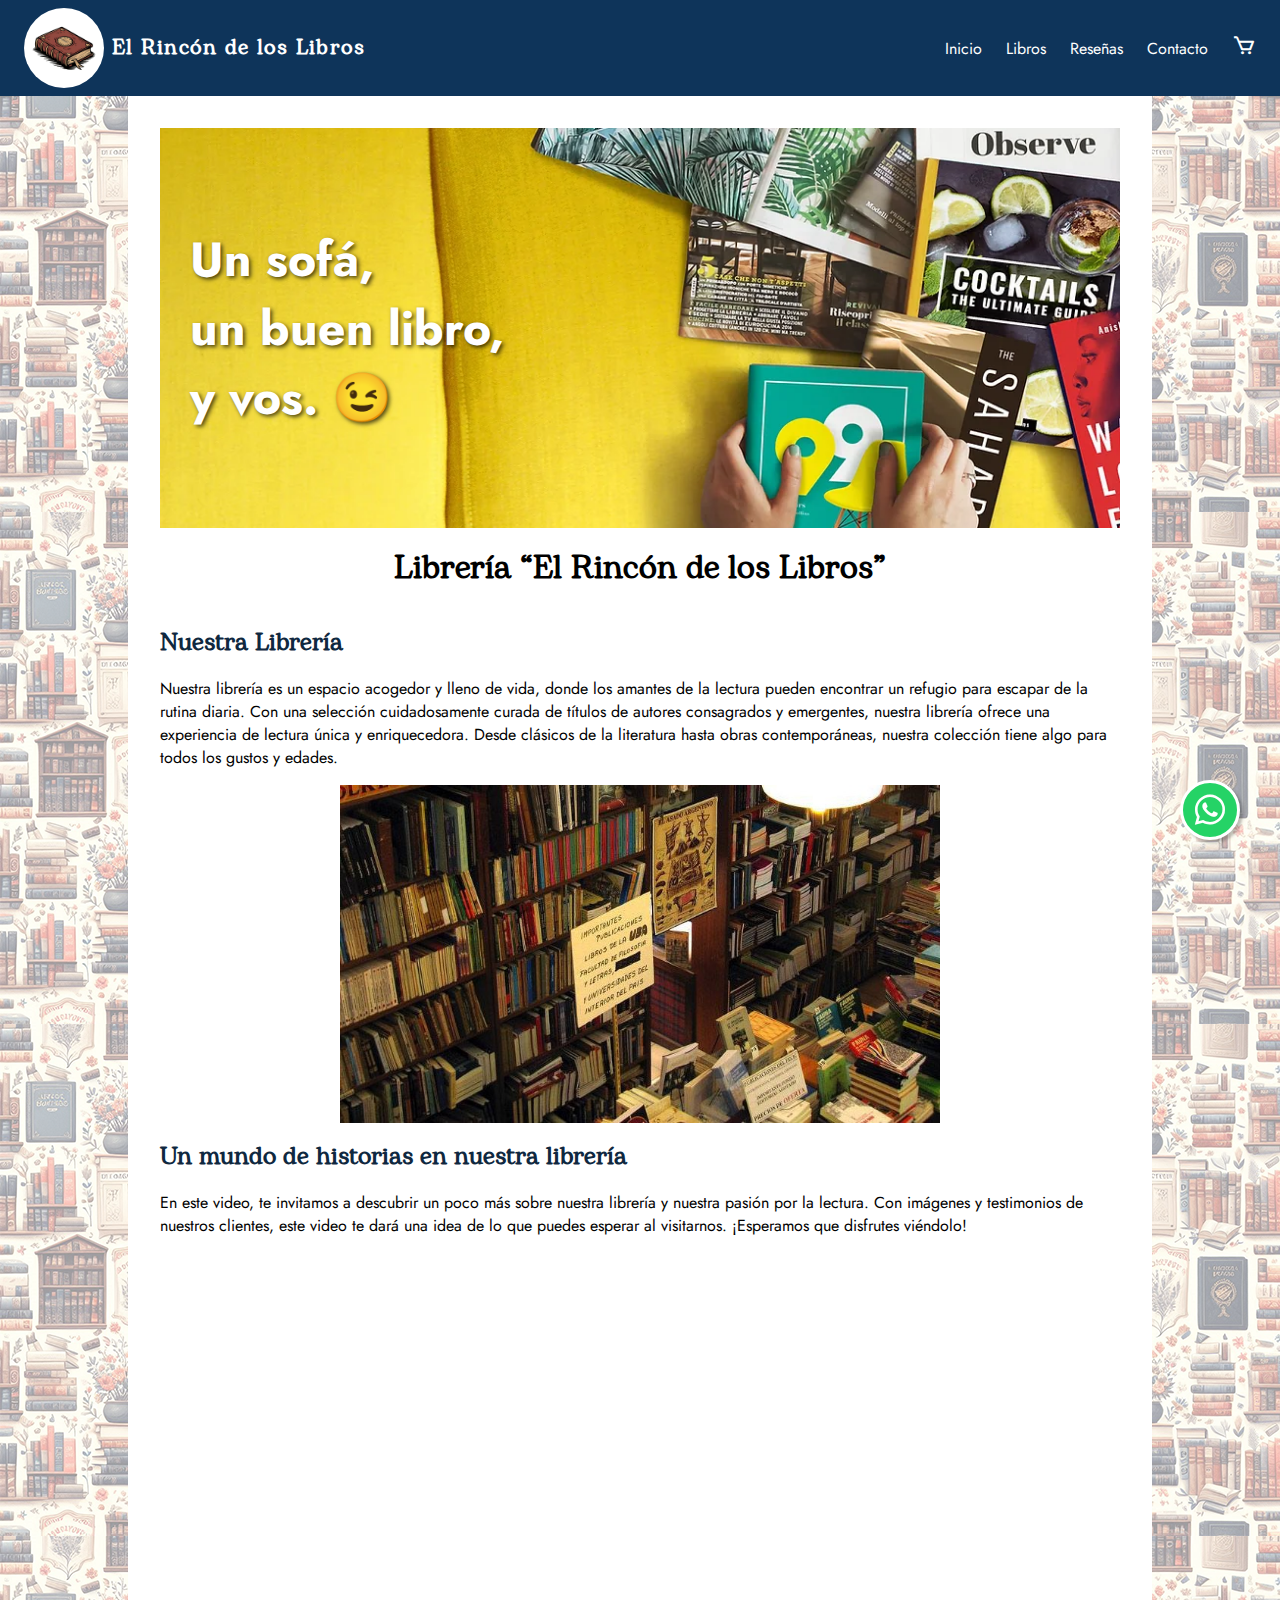
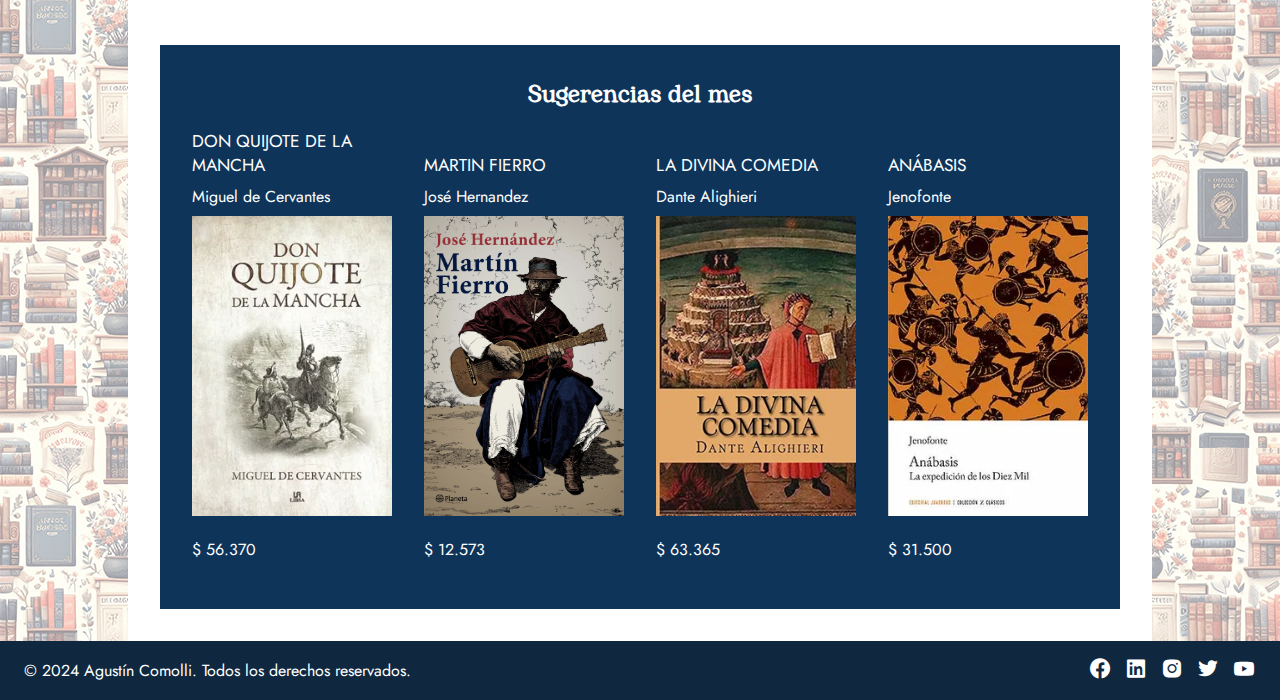
<file: index.html>
<!DOCTYPE html>
<html lang="es-AR">
<head>
  <meta charset="UTF-8">
  <meta name="viewport" content="width=device-width, initial-scale=1.0">
  <!-- Metadatos para redes sociales -->
  <meta property="og:title" content="El Rincón de los Libros">
  <meta property="og:description"
    content="Un espacio acogedor para amantes de la lectura">
  <meta property="og:image" content="https://el-rincon-libros.netlify.app/assets/images/logo.png">
  <meta property="og:url" content="https://el-rincon-libros.netlify.app/">
  <meta property="og:type" content="website">
  <meta name="twitter:card" content="summary_large_image">
  <meta name="twitter:title" content="El Rincón de los Libros">
  <meta name="twitter:description"
    content="Un espacio acogedor para amantes de la lectura">
  <meta name="twitter:image" content="./assets/images/logo.png">

  <title>El Rincón de los Libros</title>
  <link rel="stylesheet" href="./styles/style.css">
  <link rel="stylesheet" href="./styles/index.css">
  <link rel="stylesheet" href="./styles/whatsapp.css">
  <link rel="shortcut icon" href="./assets/icons/favicon.png" type="image/x-icon">
</head>

<body class="layout">
  <header class="main-header">
    <nav class="nav-bar">
      <div class="brand">
        <img class="logo" src="./assets/images/logo.png" alt="Logo" width="100px">
        <h2 class="brand-heading">El Rincón de los Libros</h2>
      </div>
      <input type="checkbox" id="nav-button">
      <label for="nav-button" class="nav-button-label">
        <i class='bx bx-menu' title="Abrir menú"></i>
        <i class='bx bx-x' title="Cerrar menú"></i>
      </label>
      <ul class="nav-menu">
        <li><a class="nav-link" href="#">Inicio</a></li>
        <li><a class="nav-link" href="./pages/books.html">Libros</a></li>
        <li><a class="nav-link" href="./pages/reviews.html">Reseñas</a></li>
        <li><a class="nav-link" href="./pages/contact.html">Contacto</a></li>
        <li><a class="nav-link cart-icon" href="./pages/cart.html" title="Carrito de compras"><i class='bx bx-cart'></i></a></li>
      </ul>
    </nav>
  </header>

  <main class="main-content">
    <div class="hero">
      <span class="hero-text">Un sofá,<br>un buen libro,<br>y vos. 😉</span>
      <img class="hero-image" src="./assets/images/hero.webp" alt="Hero">
    </div>
    <div class="text-center">
      <h1 class="title"> Librería &ldquo;El Rincón de los Libros&rdquo;</h1>
    </div>
    <section class="intro">
      <h2 class="heading-2 title">Nuestra Librería</h2>
      <p>
        Nuestra librería es un espacio acogedor y lleno de vida, donde los amantes de la lectura pueden encontrar un
        refugio para escapar de la rutina diaria. Con una selección cuidadosamente curada de títulos de autores
        consagrados y emergentes, nuestra librería ofrece una experiencia de lectura única y enriquecedora. Desde
        clásicos de la literatura hasta obras contemporáneas, nuestra colección tiene algo para todos los gustos y
        edades.
      </p>
      <img class="inside-library" src="./assets/images/inside-library.jpg" alt="Interior de la librería">
    </section>

    <section class="video-intro">
      <h2 class="heading-2 title">Un mundo de historias en nuestra librería</h2>
      <p>
        En este video, te invitamos a descubrir un poco más sobre nuestra librería y nuestra pasión por la lectura. Con
        imágenes y testimonios de nuestros clientes, este video te dará una idea de lo que puedes esperar al visitarnos.
        ¡Esperamos que disfrutes viéndolo!
      </p>
      <iframe class="video" width="640" height="360" src="https://www.youtube.com/embed/Iyeq9ht6VFE"
        title="El Rincón de los Libros" frameborder="0"
        allow="accelerometer; autoplay; clipboard-write; encrypted-media; gyroscope; picture-in-picture; web-share"
        referrerpolicy="strict-origin-when-cross-origin" allowfullscreen>
      </iframe>
    </section>

    <section class="suggestions">
      <h2 class="heading-2-light">Sugerencias del mes</h2>
      <div class="suggestions-container">
        <div class="book">
          <h3 class="book-title">Don Quijote de la Mancha</h3>
          <h4 class="book-author">Miguel de Cervantes</h4>
          <a href="./pages/book-details.html?id=21">
            <img class="book-cover" src="./assets/images/don-quijote.webp" alt="Portada de Don Quijote de la Mancha"
              height="300px" alt="Portada de Don Quijote de la Mancha">
          </a>
          <p class="book-price">$ 56.370</p>
        </div>
        <div class="book">
          <h3 class="book-title">Martin Fierro</h3>
          <h4 class="book-author">José Hernandez</h4>
          <a href="./pages/book-details.html?id=22">
            <img class="book-cover" src="./assets/images/martin-fierro.webp" alt="Portada del Martín Fierro"
              height="300px" alt="Portada de Martin Fierro">
          </a>
          <p class="book-price">$ 12.573</p>
        </div>
        <div class="book">
          <h3 class="book-title">La Divina Comedia</h3>
          <h4 class="book-author">Dante Alighieri</h4>
          <a href="./pages/book-details.html?id=23">
            <img class="book-cover" src="./assets/images/divina-comedia.webp" alt="Portada de la Divina Comedia"
              height="300px" alt="Portada de La Divina Comedia">
          </a>
          <p class="book-price">$ 63.365</p>
        </div>
        <div class="book">
          <h3 class="book-title">Anábasis</h3>
          <h4 class="book-author">Jenofonte</h4>
          <a href="./pages/book-details.html?id=24">
            <img class="book-cover" src="./assets/images/anabasis.webp" alt="Portada de Anábasis" height="300px"
              alt="Portada de Anabasis">
          </a>
          <p class="book-price">$ 31.500</p>
        </div>
      </div>
    </section>

    <!-- WhatsApp Floating button -->
    <div class="whatsapp">
      <div class="tooltip">
        <span class="tooltiptext">¡Estamos en Whatsapp!</span>
        <a href="https://wa.me/5492226680056" target="_blank" class="whatsapp-float bounce">
          <i class='bx bxl-whatsapp'></i>
        </a>
      </div>
    </div>

  </main>

  <footer class="main-footer">
    <div class="author">
      &copy; 2024 Agustín Comolli. Todos los derechos reservados.
    </div>
    <nav class="social-networks">
      <a href="https://www.facebook.com" title="¡Síguenos en Facebook!"><i class='bx bxl-facebook-circle'></i></a>
      <a href="https://www.linkedin.com" title="¡Síguenos en LinkedIn!"><i class='bx bxl-linkedin-square'></i></a>
      <a href="https://www.instagram.com" title="¡Síguenos en Instagram!"><i class='bx bxl-instagram-alt'></i></a>
      <a href="https://www.twitter.com" title="¡Síguenos en Twitter!"><i class='bx bxl-twitter'></i></a>
      <a href="https://www.youtube.com" title="¡Síguenos en YouTube!"><i class='bx bxl-youtube'></i></a>
    </nav>
  </footer>

  <script type="module" src="./scripts/general.js"></script>
</body>
</html>
</file>
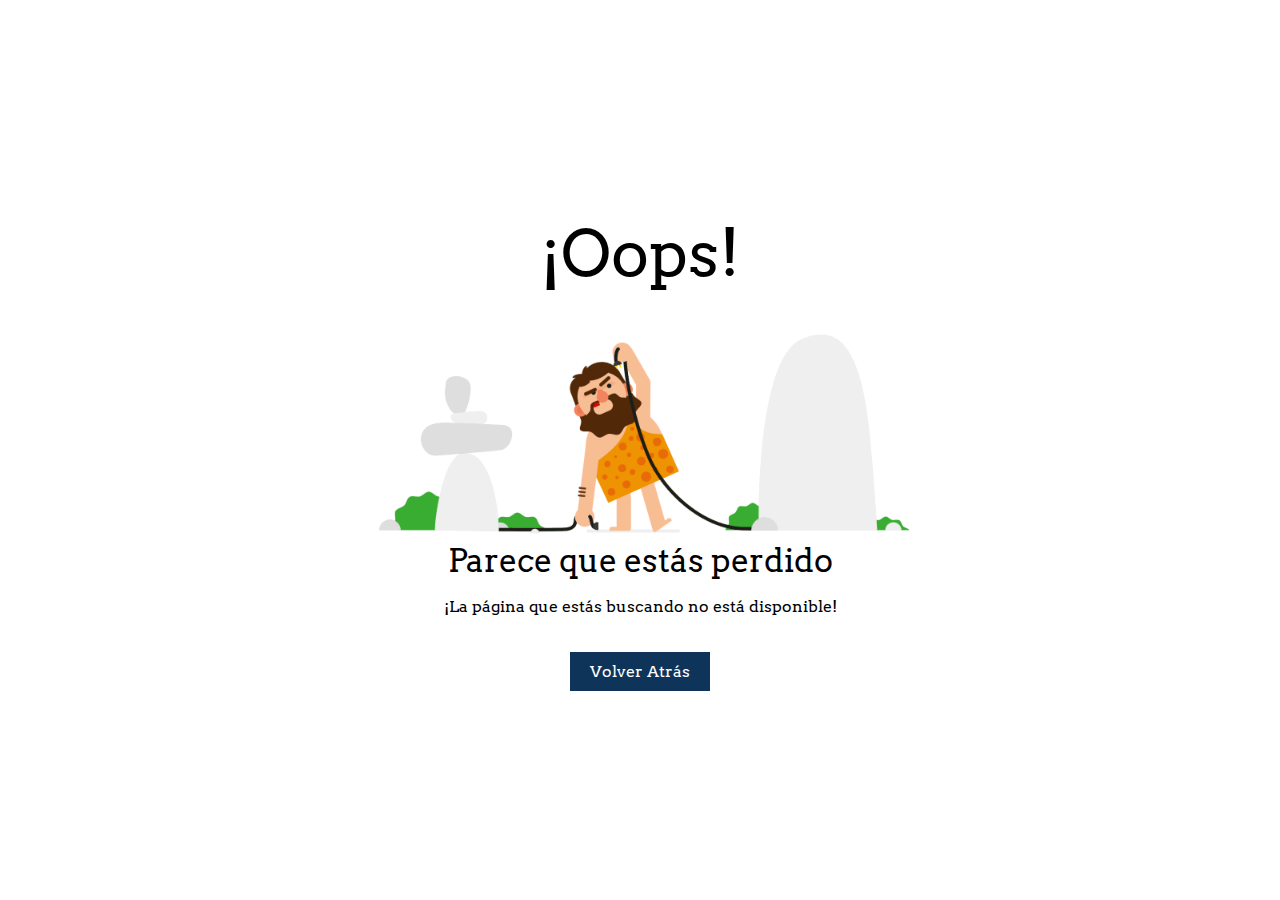
<file: pages/book-details.html>
<!DOCTYPE html>
<html lang="es-AR">
<head>
  <meta charset="UTF-8">
  <meta name="viewport" content="width=device-width, initial-scale=1.0">
  <title>El Rincón de los Libros - Libros</title>
  <link rel="stylesheet" href="../styles/style.css">
  <link rel="stylesheet" href="../styles/book-details.css">
  <link rel="shortcut icon" href="../assets/icons/favicon.png" type="image/x-icon">
</head>
<body class="layout">
  <header  class="main-header">
    <nav class="nav-bar">
      <div class="brand">
        <img class="logo" src="../assets/images/logo.png" alt="Logo" width="100px">
        <h2 class="brand-heading">El Rincón de los Libros</h2>
      </div>
      <input type="checkbox" id="nav-button">
      <label for="nav-button" class="nav-button-label">
        <i class='bx bx-menu' title="Abrir menú"></i>
        <i class='bx bx-x' title="Cerrar menú"></i>
      </label>
      <ul class="nav-menu">
        <li><a class="nav-link" href="../index.html">Inicio</a></li>
        <li><a class="nav-link" href="../pages/books.html">Libros</a></li>
        <li><a class="nav-link" href="./reviews.html">Reseñas</a></li>
        <li><a class="nav-link" href="./contact.html">Contacto</a></li>
        <li><a class="nav-link cart-icon" href="./cart.html" title="Carrito de compras"><i class='bx bx-cart'></i></a></li>
      </ul>
    </nav>
  </header>

  <main class="main-content">
    <a href="javascript:history.back()" class="go-back">
      <i class="bx bx-arrow-back"></i> Volver atrás
    </a>
    <section class="book-details">
      <div class="book">
        <img class="book-image" src="../assets/images/los-miserables.webp" alt="Portada de Los Miserables">
        <article class="book-info">
          <h2 class="heading-2 title" id="book-title">Los Miserables</h2>
          <p class="book-author">por Victor Hugo</p>
          <p class="book-price">$ 52.410</p>
          <a href="#" class="button add-to-cart-button" title="Agregar al carrito">
            Agregar al carrito <i class='bx bx-cart'></i>
          </a>
          <!-- Contenedor del accordion -->
          <details class="accordion">
            <!-- Botón del accordion -->
            <summary class="accordion-button">
              Más Información
              <!-- Icono de más -->
              <i class="bx bx-plus plus-icon"></i>
              <!-- Icono de menos -->
              <i class="bx bx-minus minus-icon"></i>
            </summary>
            <!-- Contenedor del contenido del accordion -->
            <div class="accordion-collapse collapse">
              <!-- Contenido del accordion -->
              <div class="accordion-body">
                <p id="book-genre">Género: Novela</p>
                <p id="book-year">Publicado en: 1950</p>
                <p id="book-pages">Páginas: 1000</p>
                <p id="book-publisher">Editorial: Editorial Nacional</p>
                <p id="book-isbn">ISBN: 978-84-10-5038-3</p>
              </div>
            </div>
          </details>
        </article>
      </div>
      <article class="overview">
        <h3>Descripción</h3>
        <p class="book-description">
          En esta monumental novela, Victor Hugo nos sumerge en un torbellino de historias y personajes que giran en
          torno a la palabra 'miserable'. Con una visión profunda y comprometida, el autor distingue entre los
          miserables que luchan por su dignidad y aquellos que han perdido su humanidad. A través de una trama
          apasionante que abarca desde la Revolución Francesa hasta las barricadas de 1832, Hugo invoca al progreso y la
          justicia social, defendiendo el triunfo de las libertades personales y el camino hacia una sociedad más justa.
          Una obra maestra de gran valor histórico y moral que nos hace reflexionar sobre la condición humana y el poder
          del progreso.
        </p>
      </article>
    </section>
  </main>

  <footer class="main-footer">
    <div class="author">
      &copy; 2024 Agustín Comolli. Todos los derechos reservados.
    </div>
    <nav class="social-networks">
      <a href="https://www.facebook.com" title="¡Síguenos en Facebook!"><i class='bx bxl-facebook-circle'></i></a>
      <a href="https://www.linkedin.com" title="¡Síguenos en LinkedIn!"><i class='bx bxl-linkedin-square'></i></a>
      <a href="https://www.instagram.com" title="¡Síguenos en Instagram!"><i class='bx bxl-instagram-alt'></i></a>
      <a href="https://www.twitter.com" title="¡Síguenos en Twitter!"><i class='bx bxl-twitter'></i></a>
      <a href="https://www.youtube.com" title="¡Síguenos en YouTube!"><i class='bx bxl-youtube'></i></a>
    </nav>
  </footer>

  <script type="module" src="../scripts/book-details.js"></script>
  <script type="module" src="../scripts/general.js"></script>

</body>
</html>
</file>
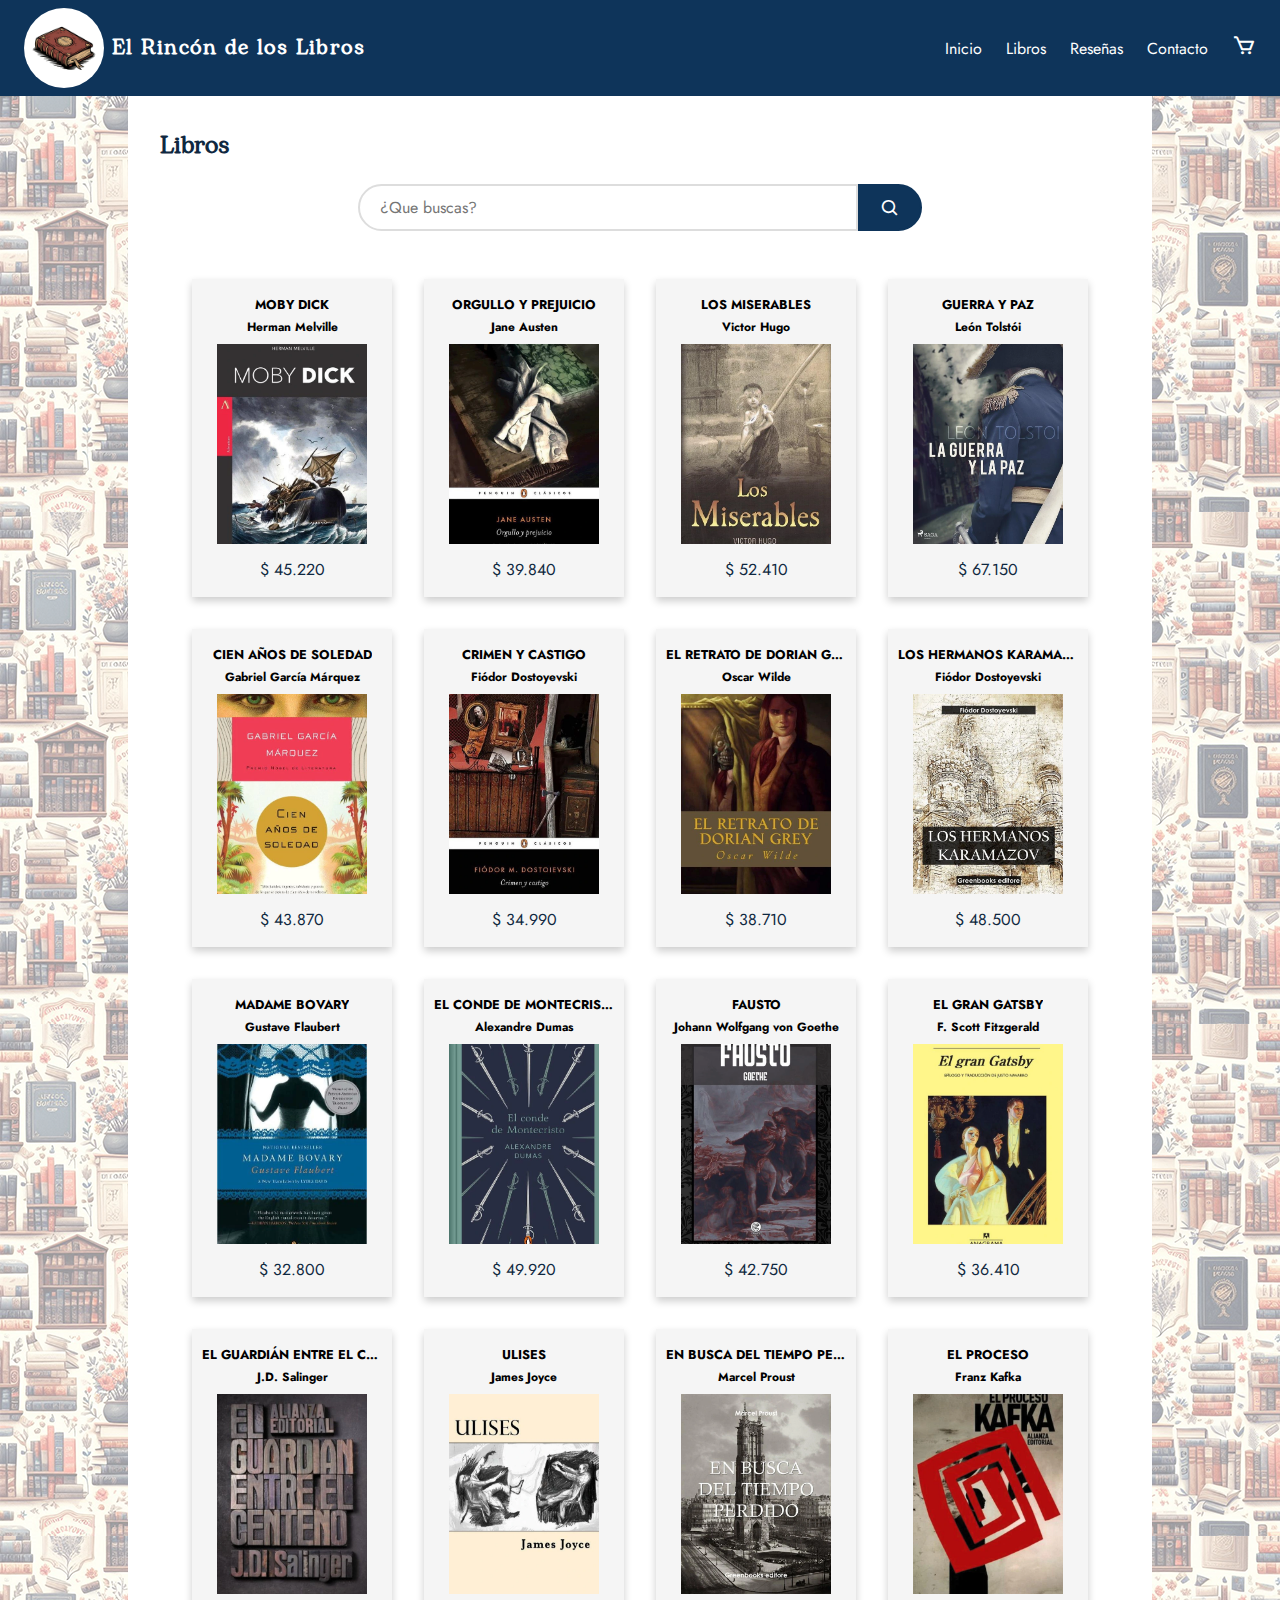
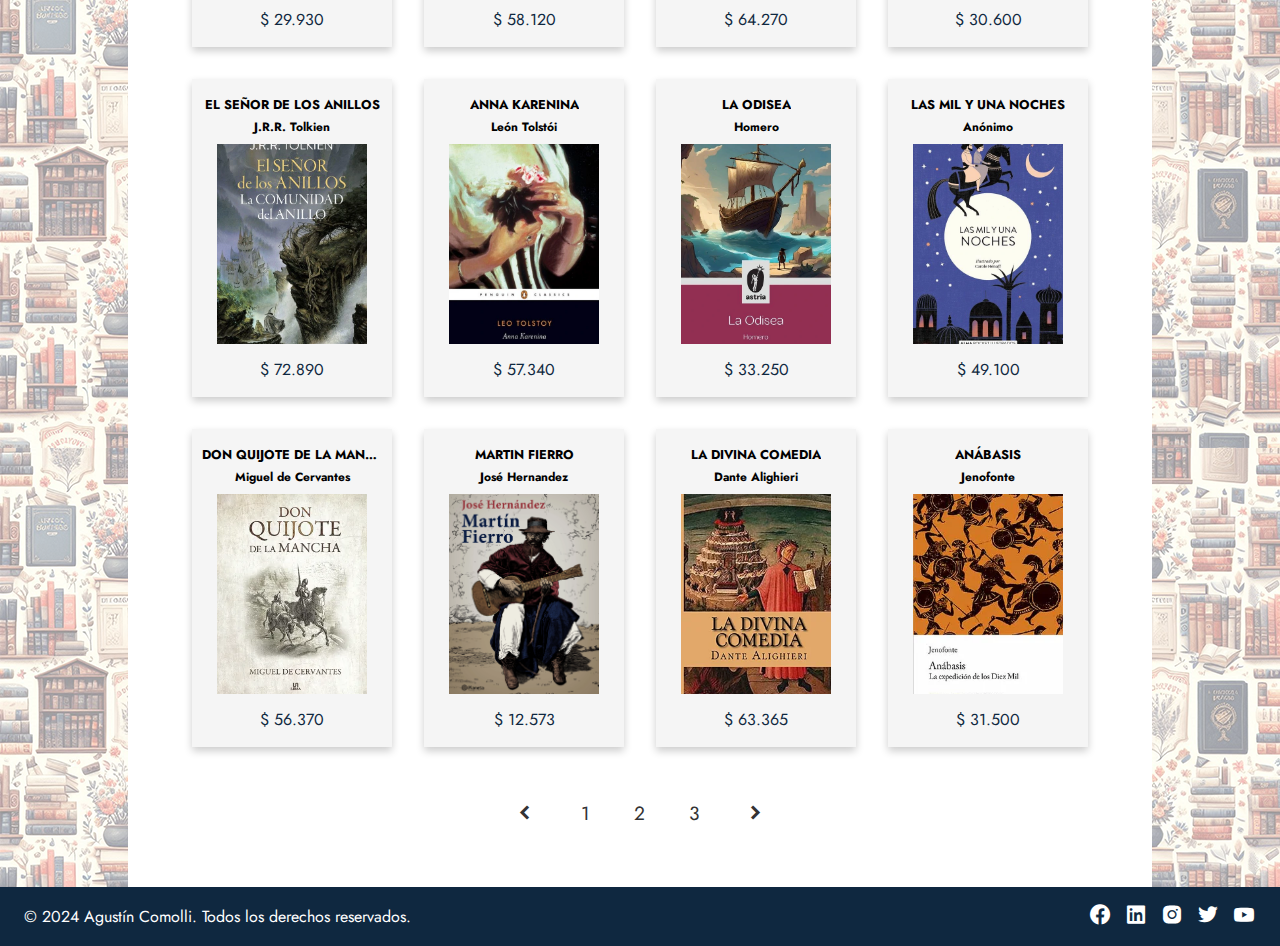
<file: pages/books-static.html>
<!DOCTYPE html>
<html lang="es-AR">
<head>
  <meta charset="UTF-8">
  <meta name="viewport" content="width=device-width, initial-scale=1.0">
  <title>El Rincón de los Libros - Libros</title>
  <link rel="stylesheet" href="../styles/style.css">
  <link rel="stylesheet" href="../styles/books.css">
  <link rel="shortcut icon" href="../assets/icons/favicon.png" type="image/x-icon">
</head>
<body class="layout">
  <header  class="main-header">
    <nav class="nav-bar">
      <div class="brand">
        <img class="logo" src="../assets/images/logo.png" alt="Logo" width="100px">
        <h2 class="brand-heading">El Rincón de los Libros</h2>
      </div>
      <input type="checkbox" id="nav-button">
      <label for="nav-button" class="nav-button-label">
        <i class='bx bx-menu' title="Abrir menú"></i>
        <i class='bx bx-x' title="Cerrar menú"></i>
      </label>
      <ul class="nav-menu">
        <li><a class="nav-link" href="../index.html">Inicio</a></li>
        <li><a class="nav-link" href="#">Libros</a></li>
        <li><a class="nav-link" href="./reviews.html">Reseñas</a></li>
        <li><a class="nav-link" href="./contact.html">Contacto</a></li>
        <li><a class="nav-link" href="./cart.html" title="Carrito de compras"><i class='bx bx-cart'></i></a></li>
      </ul>
    </nav>
  </header>

  <main class="main-content">
    <h2 class="heading-2 title">Libros</h2>

    <section class="search">
      <input type="text" class="search-input" name="search" id="search" placeholder="¿Que buscas?">
      <button type="submit" class="search-button" id="search-button" title="Buscar"><i
          class='bx bx-search'></i></button>
    </section>

    <section class="books">
      <div class="books-container">
        <div class="book">
          <h3 class="book-title" title="Moby Dick">Moby Dick</h3>
          <h4 class="book-author">Herman Melville</h4>
          <a href="./book-details.html" data-book-id="1"><img class="book-cover" src="../assets/images/moby-dick.webp"
              alt="Portada de Moby Dick" height="300px" title="Moby Dick"></a>
          <p class="book-price">$ 45.220</p>
          <a href="#" class="add-to-cart-button" title="Agregar al carrito"><i class='bx bx-cart'></i></a>
        </div>
        <div class="book">
          <h3 class="book-title" title="Orgullo y Prejuicio">Orgullo y Prejuicio</h3>
          <h4 class="book-author">Jane Austen</h4>
          <a href="./book-details.html" data-book-id="2"><img class="book-cover"
              src="../assets/images/orgullo-prejuicio.webp" alt="Portada de Orgullo y Prejuicio" height="300px"
              title="Orgullo y Prejuicio"></a>
          <p class="book-price">$ 39.840</p>
          <a href="#" class="add-to-cart-button" title="Agregar al carrito"><i class='bx bx-cart'></i></a>
        </div>
        <div class="book">
          <h3 class="book-title" title="Los Miserables">Los Miserables</h3>
          <h4 class="book-author">Victor Hugo</h4>
          <a href="./book-details.html" data-book-id="3"><img class="book-cover"
              src="../assets/images/los-miserables.webp" alt="Portada de Los Miserables" height="300px"
              title="Los Miserables"></a>
          <p class="book-price">$ 52.410</p>
          <a href="#" class="add-to-cart-button" title="Agregar al carrito"><i class='bx bx-cart'></i></a>
        </div>
        <div class="book">
          <h3 class="book-title" title="Guerra y Paz">Guerra y Paz</h3>
          <h4 class="book-author">León Tolstói</h4>
          <a href="./book-details.html" data-book-id="4"><img class="book-cover" src="../assets/images/guerra-paz.webp"
              alt="Portada de Guerra y Paz" height="300px" title="Guerra y Paz"></a>
          <p class="book-price">$ 67.150</p>
          <a href="#" class="add-to-cart-button" title="Agregar al carrito"><i class='bx bx-cart'></i></a>
        </div>
        <div class="book">
          <h3 class="book-title" title="Cien Años de Soledad">Cien Años de Soledad</h3>
          <h4 class="book-author">Gabriel García Márquez</h4>
          <a href="./book-details.html" data-book-id="5"><img class="book-cover"
              src="../assets/images/cien-anos-soledad.webp" alt="Portada de Cien Años de Soledad" height="300px"
              title="Cien Años de Soledad"></a>
          <p class="book-price">$ 43.870</p>
          <a href="#" class="add-to-cart-button" title="Agregar al carrito"><i class='bx bx-cart'></i></a>
        </div>
        <div class="book">
          <h3 class="book-title" title="Crimen y Castigo">Crimen y Castigo</h3>
          <h4 class="book-author">Fiódor Dostoyevski</h4>
          <a href="./book-details.html" data-book-id="6"><img class="book-cover"
              src="../assets/images/crimen-castigo.webp" alt="Portada de Crimen y Castigo" height="300px"
              title="Crimen y Castigo"></a>
          <p class="book-price">$ 34.990</p>
          <a href="#" class="add-to-cart-button" title="Agregar al carrito"><i class='bx bx-cart'></i></a>
        </div>
        <div class="book">
          <h3 class="book-title" title="El Retrato de Dorian Gray">El Retrato de Dorian Gray</h3>
          <h4 class="book-author">Oscar Wilde</h4>
          <a href="./book-details.html" data-book-id="7"><img class="book-cover" src="../assets/images/dorian-gray.webp"
              alt="Portada de El Retrato de Dorian Gray" height="300px" title="El Retrato de Dorian Gray"></a>
          <p class="book-price">$ 38.710</p>
          <a href="#" class="add-to-cart-button" title="Agregar al carrito"><i class='bx bx-cart'></i></a>
        </div>
        <div class="book">
          <h3 class="book-title" title="Los Hermanos Karamazov">Los Hermanos Karamazov</h3>
          <h4 class="book-author">Fiódor Dostoyevski</h4>
          <a href="./book-details.html" data-book-id="8"><img class="book-cover"
              src="../assets/images/hermanos-karamazov.webp" alt="Portada de Los Hermanos Karamazov" height="300px"
              title="Los Hermanos Karamazov"></a>
          <p class="book-price">$ 48.500</p>
          <a href="#" class="add-to-cart-button" title="Agregar al carrito"><i class='bx bx-cart'></i></a>
        </div>
        <div class="book">
          <h3 class="book-title" title="Madame Bovary">Madame Bovary</h3>
          <h4 class="book-author">Gustave Flaubert</h4>
          <a href="./book-details.html" data-book-id="9"><img class="book-cover"
              src="../assets/images/madame-bovary.webp" alt="Portada de Madame Bovary" height="300px"
              title="Madame Bovary"></a>
          <p class="book-price">$ 32.800</p>
          <a href="#" class="add-to-cart-button" title="Agregar al carrito"><i class='bx bx-cart'></i></a>
        </div>
        <div class="book">
          <h3 class="book-title" title="El Conde de Montecristo">El Conde de Montecristo</h3>
          <h4 class="book-author">Alexandre Dumas</h4>
          <a href="./book-details.html" data-book-id="10"><img class="book-cover"
              src="../assets/images/conde-montecristo.webp" alt="Portada de El Conde de Montecristo" height="300px"
              title="El Conde de Montecristo"></a>
          <p class="book-price">$ 49.920</p>
          <a href="#" class="add-to-cart-button" title="Agregar al carrito"><i class='bx bx-cart'></i></a>
        </div>
        <div class="book">
          <h3 class="book-title" title="Fausto">Fausto</h3>
          <h4 class="book-author">Johann Wolfgang von Goethe</h4>
          <a href="./book-details.html" data-book-id="11"><img class="book-cover" src="../assets/images/fausto.webp"
              alt="Portada de Fausto" height="300px" title="Fausto"></a>
          <p class="book-price">$ 42.750</p>
          <a href="#" class="add-to-cart-button" title="Agregar al carrito"><i class='bx bx-cart'></i></a>
        </div>
        <div class="book">
          <h3 class="book-title" title="El Gran Gatsby">El Gran Gatsby</h3>
          <h4 class="book-author">F. Scott Fitzgerald</h4>
          <a href="./book-details.html" data-book-id="12"><img class="book-cover"
              src="../assets/images/gran-gatsby.webp" alt="Portada de El Gran Gatsby" height="300px"
              title="El Gran Gatsby"></a>
          <p class="book-price">$ 36.410</p>
          <a href="#" class="add-to-cart-button" title="Agregar al carrito"><i class='bx bx-cart'></i></a>
        </div>
        <div class="book">
          <h3 class="book-title" title="El Guardián entre el Centeno">El Guardián entre el Centeno</h3>
          <h4 class="book-author">J.D. Salinger</h4>
          <a href="./book-details.html" data-book-id="13"><img class="book-cover"
              src="../assets/images/guardian-centeno.webp" alt="Portada de El Guardián entre el Centeno" height="300px"
              title="El Guardián entre el Centeno"></a>
          <p class="book-price">$ 29.930</p>
          <a href="#" class="add-to-cart-button" title="Agregar al carrito"><i class='bx bx-cart'></i></a>
        </div>
        <div class="book">
          <h3 class="book-title" title="Ulises">Ulises</h3>
          <h4 class="book-author">James Joyce</h4>
          <a href="./book-details.html" data-book-id="14"><img class="book-cover" src="../assets/images/ulises.webp"
              alt="Portada de Ulises" height="300px" title="Ulises"></a>
          <p class="book-price">$ 58.120</p>
          <a href="#" class="add-to-cart-button" title="Agregar al carrito"><i class='bx bx-cart'></i></a>
        </div>
        <div class="book">
          <h3 class="book-title" title="En Busca del Tiempo Perdido">En Busca del Tiempo Perdido</h3>
          <h4 class="book-author">Marcel Proust</h4>
          <a href="./book-details.html" data-book-id="15"><img class="book-cover"
              src="../assets/images/tiempo-perdido.webp" alt="Portada de En Busca del Tiempo Perdido" height="300px"
              title="En Busca del Tiempo Perdido"></a>
          <p class="book-price">$ 64.270</p>
          <a href="#" class="add-to-cart-button" title="Agregar al carrito"><i class='bx bx-cart'></i></a>
        </div>
        <div class="book">
          <h3 class="book-title" title="El Proceso">El Proceso</h3>
          <h4 class="book-author">Franz Kafka</h4>
          <a href="./book-details.html" data-book-id="16"><img class="book-cover" src="../assets/images/proceso.webp"
              alt="Portada de El Proceso" height="300px" title="El Proceso"></a>
          <p class="book-price">$ 30.600</p>
          <a href="#" class="add-to-cart-button" title="Agregar al carrito"><i class='bx bx-cart'></i></a>
        </div>
        <div class="book">
          <h3 class="book-title" title="El Señor de los Anillos">El Señor de los Anillos</h3>
          <h4 class="book-author">J.R.R. Tolkien</h4>
          <a href="./book-details.html" data-book-id="17"><img class="book-cover"
              src="../assets/images/senor-anillos.webp" alt="Portada de El Señor de los Anillos" height="300px"
              title="El Señor de los Anillos"></a>
          <p class="book-price">$ 72.890</p>
          <a href="#" class="add-to-cart-button" title="Agregar al carrito"><i class='bx bx-cart'></i></a>
        </div>
        <div class="book">
          <h3 class="book-title" title="Anna Karenina">Anna Karenina</h3>
          <h4 class="book-author">León Tolstói</h4>
          <a href="./book-details.html" data-book-id="18"><img class="book-cover"
              src="../assets/images/anna-karenina.webp" alt="Portada de Anna Karenina" height="300px"
              title="Anna Karenina"></a>
          <p class="book-price">$ 57.340</p>
          <a href="#" class="add-to-cart-button" title="Agregar al carrito"><i class='bx bx-cart'></i></a>
        </div>
        <div class="book">
          <h3 class="book-title" title="La Odisea">La Odisea</h3>
          <h4 class="book-author">Homero</h4>
          <a href="./book-details.html" data-book-id="19"><img class="book-cover" src="../assets/images/odisea.webp"
              alt="Portada de La Odisea" height="300px" title="La Odisea"></a>
          <p class="book-price">$ 33.250</p>
          <a href="#" class="add-to-cart-button" title="Agregar al carrito"><i class='bx bx-cart'></i></a>
        </div>
        <div class="book">
          <h3 class="book-title" title="Las Mil y Una Noches">Las Mil y Una Noches</h3>
          <h4 class="book-author">Anónimo</h4>
          <a href="./book-details.html" data-book-id="20"><img class="book-cover"
              src="../assets/images/mil-una-noches.webp" alt="Portada de Las Mil y Una Noches" height="300px"
              title="Las Mil y Una Noches"></a>
          <p class="book-price">$ 49.100</p>
          <a href="#" class="add-to-cart-button" title="Agregar al carrito"><i class='bx bx-cart'></i></a>
        </div>
        <div class="book">
          <h3 class="book-title" title="Don Quijote de la Mancha">Don Quijote de la Mancha</h3>
          <h4 class="book-author">Miguel de Cervantes</h4>
          <a href="./book-details.html" data-book-id="21">
            <img class="book-cover" src="../assets/images/don-quijote.webp" alt="Portada del Quijote" height="300px"
              title="Don Quijote de la Mancha">
          </a>
          <p class="book-price">$ 56.370</p>
          <a href="#" class="add-to-cart-button" title="Agregar al carrito"><i class='bx bx-cart'></i></a>
        </div>
        <div class="book">
          <h3 class="book-title" title="Martin Fierro">Martin Fierro</h3>
          <h4 class="book-author">José Hernandez</h4>
          <a href="./book-details.html" data-book-id="22">
            <img class="book-cover" src="../assets/images/martin-fierro.webp" alt="Portada del Martín Fierro"
              height="300px" title="Martin Fierro">
          </a>
          <p class="book-price">$ 12.573</p>
          <a href="#" class="add-to-cart-button" title="Agregar al carrito"><i class='bx bx-cart'></i></a>
        </div>
        <div class="book">
          <h3 class="book-title" title="La Divina Comedia">La Divina Comedia</h3>
          <h4 class="book-author">Dante Alighieri</h4>
          <a href="./book-details.html" data-book-id="23">
            <img class="book-cover" src="../assets/images/divina-comedia.webp" alt="Portada de la Divina Comedia"
              height="300px" title="La Divina Comedia">
          </a>
          <p class="book-price">$ 63.365</p>
          <a href="#" class="add-to-cart-button" title="Agregar al carrito"><i class='bx bx-cart'></i></a>
        </div>
        <div class="book">
          <h3 class="book-title" title="Anábasis">Anábasis</h3>
          <h4 class="book-author">Jenofonte</h4>
          <a href="./book-details.html" data-book-id="24">
            <img class="book-cover" src="../assets/images/anabasis.webp" alt="Portada de Anábasis" height="300px"
              title="Anábasis">
          </a>
          <p class="book-price">$ 31.500</p>
          <a href="#" class="add-to-cart-button" title="Agregar al carrito"><i class='bx bx-cart'></i></a>
        </div>
      </div>
    </section>

    <nav class="pagination">
      <ul>
        <li><a href="#" class="prev" title="Anterior"><i class='bx bxs-chevron-left'></i></a></li>
        <li><a href="#" class="page-numbers">1</a></li>
        <li><a href="#" class="page-numbers">2</a></li>
        <li><a href="#" class="page-numbers">3</a></li>
        <li><a href="#" class="next" title="Siguiente"><i class='bx bxs-chevron-right'></i></a></li>
      </ul>
    </nav>
  </main>

  <footer class="main-footer">
    <div class="author">
      &copy; 2024 Agustín Comolli. Todos los derechos reservados.
    </div>
    <nav class="social-networks">
      <a href="https://www.facebook.com" title="¡Síguenos en Facebook!"><i class='bx bxl-facebook-circle'></i></a>
      <a href="https://www.linkedin.com" title="¡Síguenos en LinkedIn!"><i class='bx bxl-linkedin-square'></i></a>
      <a href="https://www.instagram.com" title="¡Síguenos en Instagram!"><i class='bx bxl-instagram-alt'></i></a>
      <a href="https://www.twitter.com" title="¡Síguenos en Twitter!"><i class='bx bxl-twitter'></i></a>
      <a href="https://www.youtube.com" title="¡Síguenos en YouTube!"><i class='bx bxl-youtube'></i></a>
    </nav>
  </footer>

</body>
</html>
</file>
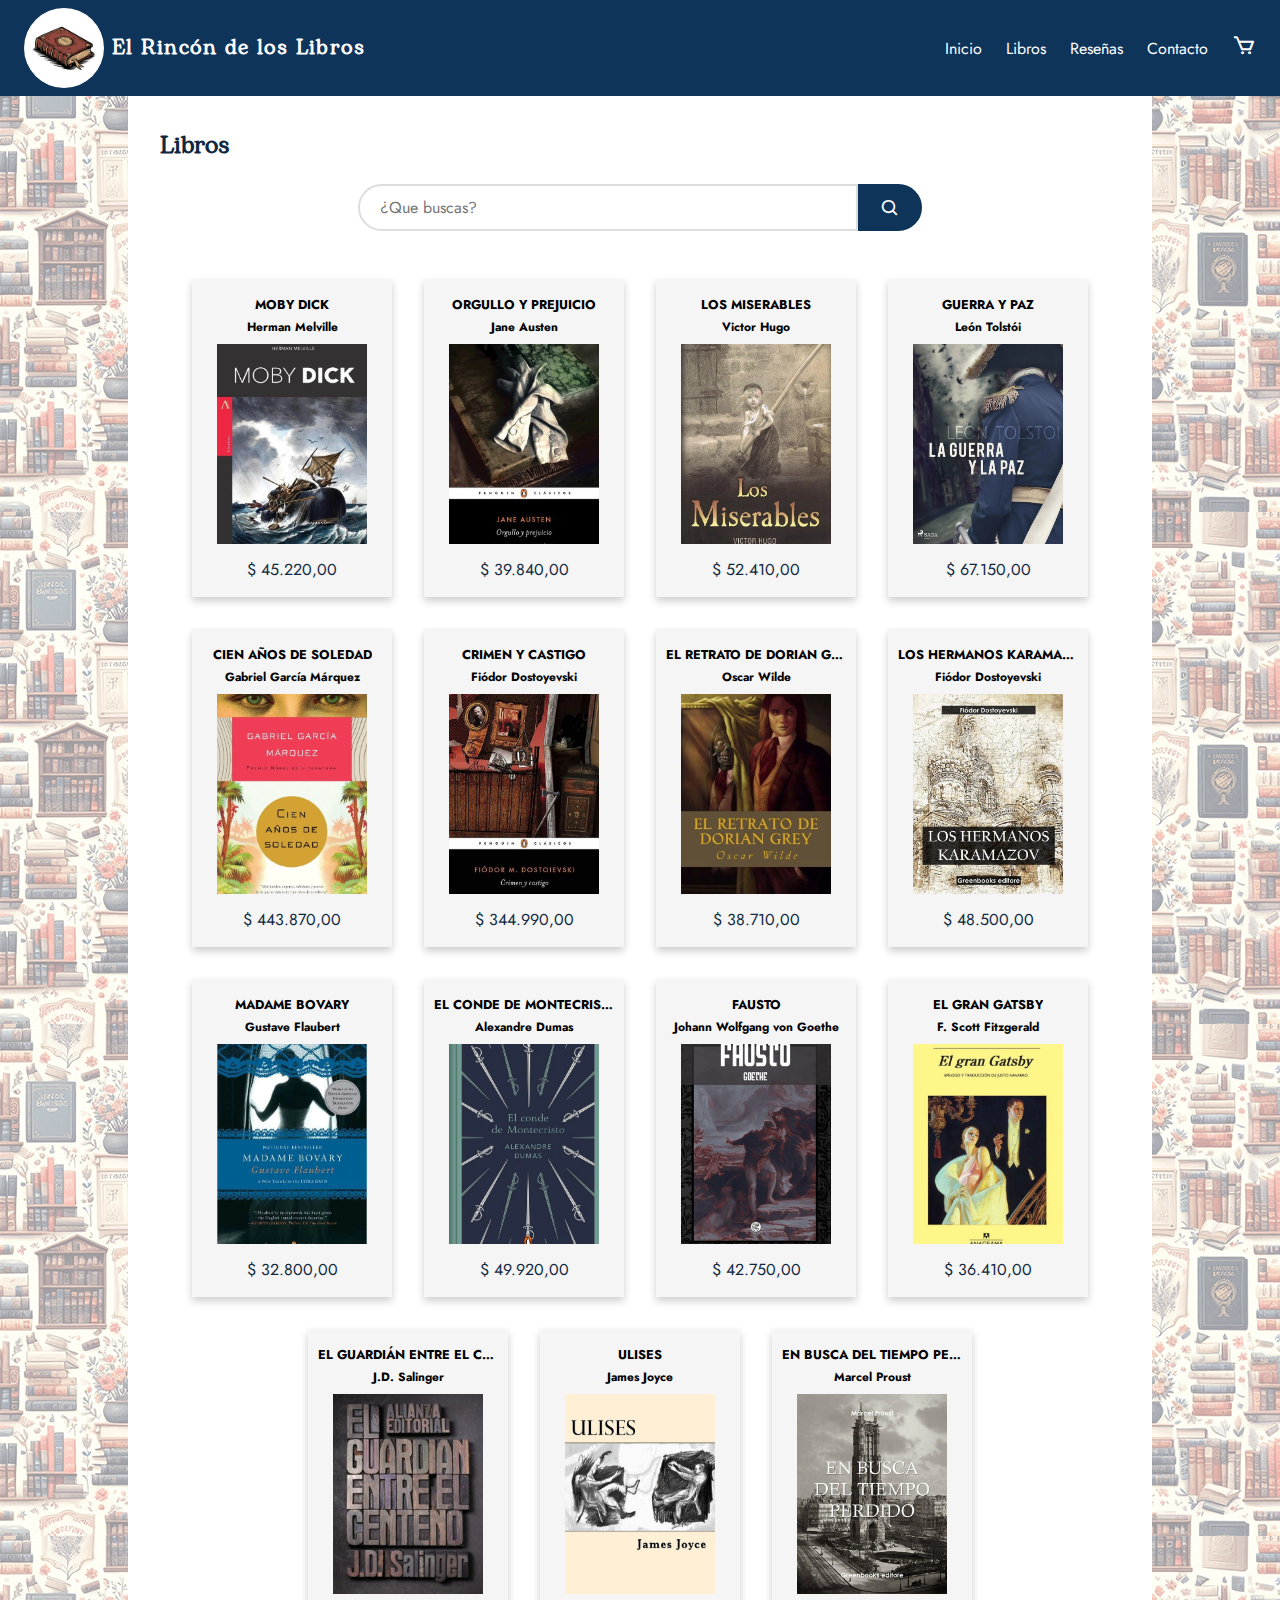
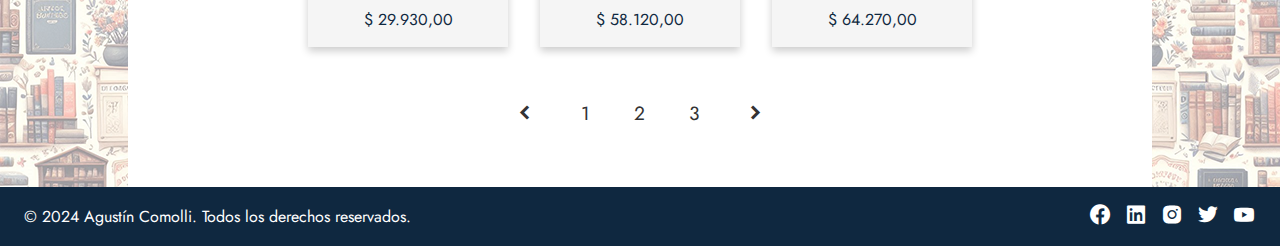
<file: pages/books.html>
<!DOCTYPE html>
<html lang="es-AR">
<head>
  <meta charset="UTF-8">
  <meta name="viewport" content="width=device-width, initial-scale=1.0">
  <title>El Rincón de los Libros - Libros</title>
  <link rel="stylesheet" href="../styles/style.css">
  <link rel="stylesheet" href="../styles/books.css">
  <link rel="shortcut icon" href="../assets/icons/favicon.png" type="image/x-icon">
</head>
<body class="layout">
  <header  class="main-header">
    <nav class="nav-bar">
      <div class="brand">
        <img class="logo" src="../assets/images/logo.png" alt="Logo" width="100px">
        <h2 class="brand-heading">El Rincón de los Libros</h2>
      </div>
      <input type="checkbox" id="nav-button">
      <label for="nav-button" class="nav-button-label">
        <i class='bx bx-menu' title="Abrir menú"></i>
        <i class='bx bx-x' title="Cerrar menú"></i>
      </label>
      <ul class="nav-menu">
        <li><a class="nav-link" href="../index.html">Inicio</a></li>
        <li><a class="nav-link" href="#">Libros</a></li>
        <li><a class="nav-link" href="./reviews.html">Reseñas</a></li>
        <li><a class="nav-link" href="./contact.html">Contacto</a></li>
        <li><a class="nav-link cart-icon" href="./cart.html" title="Carrito de compras"><i class='bx bx-cart'></i></a></li>
      </ul>
    </nav>
  </header>

  <main class="main-content">
    <h2 class="heading-2 title">Libros</h2>

    <section class="search">
      <input type="text" class="search-input" name="search" id="search" placeholder="¿Que buscas?">
      <button type="submit" class="search-button" id="search-button" title="Buscar"><i
          class='bx bx-search'></i></button>
    </section>

    <section class="books">
      <div class="books-container">
        <!-- Ejemplo de un libro -->
        <!-- <div class="book">
          <h3 class="book-title" title="Moby Dick">Moby Dick</h3>
          <h4 class="book-author">Herman Melville</h4>
          <a href="./book-details.html" data-book-id="1"><img class="book-cover" src="../assets/images/moby-dick.webp"
              alt="Portada de Moby Dick" height="300px" title="Moby Dick"></a>
          <p class="book-price">$ 45.220</p>
          <a href="#" class="add-to-cart-button" title="Agregar al carrito"><i class='bx bx-cart-add'></i></a>
        </div> -->
    </section>

    <nav class="pagination">
      <ul>
        <li><a href="#" class="prev" title="Anterior"><i class='bx bxs-chevron-left'></i></a></li>
        <li><a href="#" class="page-numbers">1</a></li>
        <li><a href="#" class="page-numbers">2</a></li>
        <li><a href="#" class="page-numbers">3</a></li>
        <li><a href="#" class="next" title="Siguiente"><i class='bx bxs-chevron-right'></i></a></li>
      </ul>
    </nav>
  </main>

  <footer class="main-footer">
    <div class="author">
      &copy; 2024 Agustín Comolli. Todos los derechos reservados.
    </div>
    <nav class="social-networks">
      <a href="https://www.facebook.com" title="¡Síguenos en Facebook!"><i class='bx bxl-facebook-circle'></i></a>
      <a href="https://www.linkedin.com" title="¡Síguenos en LinkedIn!"><i class='bx bxl-linkedin-square'></i></a>
      <a href="https://www.instagram.com" title="¡Síguenos en Instagram!"><i class='bx bxl-instagram-alt'></i></a>
      <a href="https://www.twitter.com" title="¡Síguenos en Twitter!"><i class='bx bxl-twitter'></i></a>
      <a href="https://www.youtube.com" title="¡Síguenos en YouTube!"><i class='bx bxl-youtube'></i></a>
    </nav>
  </footer>

  <!-- 
    El atributo "type" con valor "module" es para indicarle al navegador que el script es un módulo de JavaScript. 
    De esta forma, el navegador sabrá que debe importar el script como un módulo y no como un script tradicional.
  -->
  <script type="module" src="../scripts/books.js"></script>
  <script type="module" src="../scripts/general.js"></script>
</body>
</html>
</file>
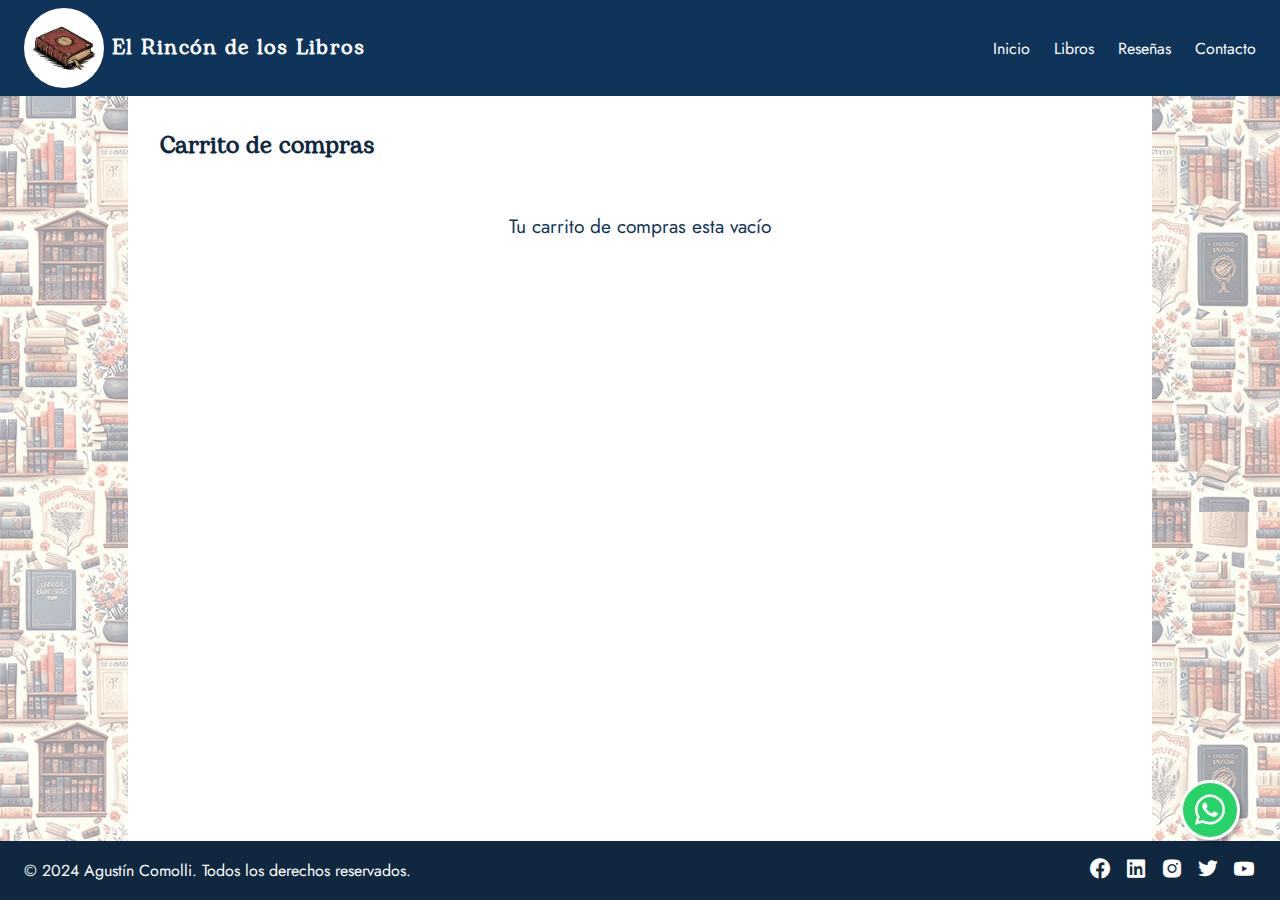
<file: pages/cart.html>
<!DOCTYPE html>
<html lang="es-AR">
<head>
  <meta charset="UTF-8">
  <meta name="viewport" content="width=device-width, initial-scale=1.0">
  <title>El Rincón de los Libros - Contacto</title>
  <link rel="stylesheet" href="../styles/style.css">
  <link rel="stylesheet" href="../styles/cart.css">
  <link rel="stylesheet" href="../styles/whatsapp.css">
  <link rel="shortcut icon" href="../assets/icons/favicon.png" type="image/x-icon">
</head>
<body class="layout">
  <header class="main-header">
    <nav class="nav-bar">
      <div class="brand">
        <img class="logo" src="../assets/images/logo.png" alt="Logo" width="100px">
        <h2 class="brand-heading">El Rincón de los Libros</h2>
      </div>
      <input type="checkbox" id="nav-button">
      <label for="nav-button" class="nav-button-label">
        <i class='bx bx-menu' title="Abrir menú"></i>
        <i class='bx bx-x' title="Cerrar menú"></i>
      </label>
      <ul class="nav-menu">
        <li><a class="nav-link" href="../index.html">Inicio</a></li>
        <li><a class="nav-link" href="./books.html">Libros</a></li>
        <li><a class="nav-link" href="./reviews.html">Reseñas</a></li>
        <li><a class="nav-link" href="./contact.html">Contacto</a></li>
      </ul>
    </nav>
  </header>

  <main class="main-content">
    <h2 class="heading-2 title">Carrito de compras</h2>
    <p class="empty-cart-message">Tu carrito de compras esta vacío</p>

    <section class="cart">
      <article class="cart-items">
        <header class="cart-header">
          <h3>Mi carrito</h3>
        </header>
        <main class="cart-items-details">
          <ul class="books">
            <!-- <li class="book">
              <div class="book-image">
                <img src="../assets/images/los-miserables.webp" alt="Los miserables" height="100px">
              </div>
              <div class="book-details">
                <div class="book-info">
                  <span class="book-title">Los Miserables</span>
                  <span class="book-price">$ 0,00</span>
                </div>
                <div class="book-quantity">
                  <button class="book-quantity-button" title="Disminuir"><i class='bx bx-minus'></i></button>
                  <span class="book-quantity-value">1</span>
                  <button class="book-quantity-button" title="Aumentar"><i class='bx bx-plus'></i></button>
                </div>
                <div class="book-total">
                  <span class="book-total-price">$ 0,00</span>
                </div>
              </div>
              <button class="book-remove-button" title="Eliminar"><i class='bx bx-trash'></i></button>
            </li>
            <li class="book">
              <div class="book-image">
                <img src="../assets/images//martin-fierro.webp" alt="Martin Fierro" height="100px">
              </div>
              <div class="book-details">
                <div class="book-info">
                  <span class="book-title">Martin Fierro</span>
                  <span class="book-price">$ 0,00</span>
                </div>
                <div class="book-quantity">
                  <button class="book-quantity-button" id="decrease" title="Disminuir"><i class='bx bx-minus'></i></button>
                  <span class="book-quantity-value">1</span>
                  <button class="book-quantity-button" id="increase" title="Aumentar"><i class='bx bx-plus'></i></button>
                </div>
                <div class="book-total">
                  <span class="book-total-price">$ 0,00</span>
                </div>
              </div>
              <button class="book-remove-button" title="Eliminar"><i class='bx bx-trash'></i></button>
            </li> -->
          </ul>
        </main>
        <footer class="cart-actions">
          <button class="cart-action-button" id="promotional-code-button">
            <span><i class='bx bx-purchase-tag bx-rotate-90'></i></span>
            <span>Ingresar código promocional</span>
          </button>
          <div class="promotional-code hidden">
            <input type="text" class="promotional-code-text" name="promotional-code" id="promotional-code"
              autocomplete="on" placeholder="Código promocional">
            <button class="promotional-code-button" id="apply-promotional-code">Aplicar</button>
          </div>
          <button class="cart-action-button" id="add-note-button">
            <span><i class='bx bx-file'></i></span>
            <span>Agregar una nota</span>
          </button>
          <textarea class="cart-note hidden" name="cart-note" id="cart-note"
            placeholder="P. ej., Dejar el pedido en la puerta" maxlength="250" rows="3"></textarea>
        </footer>
      </article>

      <aside class="cart-summary">
        <header class="cart-header">
          <h3>Resumen del pedido</h3>
        </header>
        <main class="cart-subtotal">
          <dl>
            <dt>Subtotal</dt>
            <dd class="cart-subtotal-value">$ 0,00</dd>
          </dl>
          <dl>
            <button id="calculate-shipping">Calcular envío</button>
            <!-- Modal de Envío -->
            <div id="shipping-modal" class="modal">
              <div class="modal-content">
                <span class="close-modal">&times;</span>
                <h2>Selecciona ubicación</h2>
                <label for="provinces-select">Provincia</label>
                <select id="provinces-select">
                  <option value="">Selecciona una provincia</option>
                </select>
                <p class="alert hidden">Por favor, selecciona una provincia</p>
                <button id="update-location-btn">Actualizar</button>
              </div>
            </div>
          </dl>
          <dl>
            <dt>Envío</dt>
            <dd class="cart-shipping-value">$ 0,00</dd>
          </dl>
        </main>
        <footer class="cart-total">
          <dl>
            <dt>Total</dt>
            <dd class="total-value">$ 0,00</dd>
          </dl>
          <dl>
            <button id="finalize-purchase">Finalizar compra</button>
          </dl>
          <p class="info secure-payment"><i class='bx bxs-lock-alt'></i> Pago seguro</p>
        </footer>
      </aside>
    </section>

    <!-- WhatsApp Floating button -->
    <div class="whatsapp">
      <div class="tooltip">
        <span class="tooltiptext">¡Estamos en Whatsapp!</span>
        <a href="https://wa.me/5492226680056" target="_blank" class="whatsapp-float bounce">
          <i class='bx bxl-whatsapp'></i>
        </a>
      </div>
    </div>

  </main>

  <footer class="main-footer">
    <div class="author">
      &copy; 2024 Agustín Comolli. Todos los derechos reservados.
    </div>
    <nav class="social-networks">
      <a href="https://www.facebook.com" title="¡Síguenos en Facebook!"><i class='bx bxl-facebook-circle'></i></a>
      <a href="https://www.linkedin.com" title="¡Síguenos en LinkedIn!"><i class='bx bxl-linkedin-square'></i></a>
      <a href="https://www.instagram.com" title="¡Síguenos en Instagram!"><i class='bx bxl-instagram-alt'></i></a>
      <a href="https://www.twitter.com" title="¡Síguenos en Twitter!"><i class='bx bxl-twitter'></i></a>
      <a href="https://www.youtube.com" title="¡Síguenos en YouTube!"><i class='bx bxl-youtube'></i></a>
    </nav>
  </footer>

  <script type="module" src="../scripts/cart.js"></script>
</body>
</html>
</file>
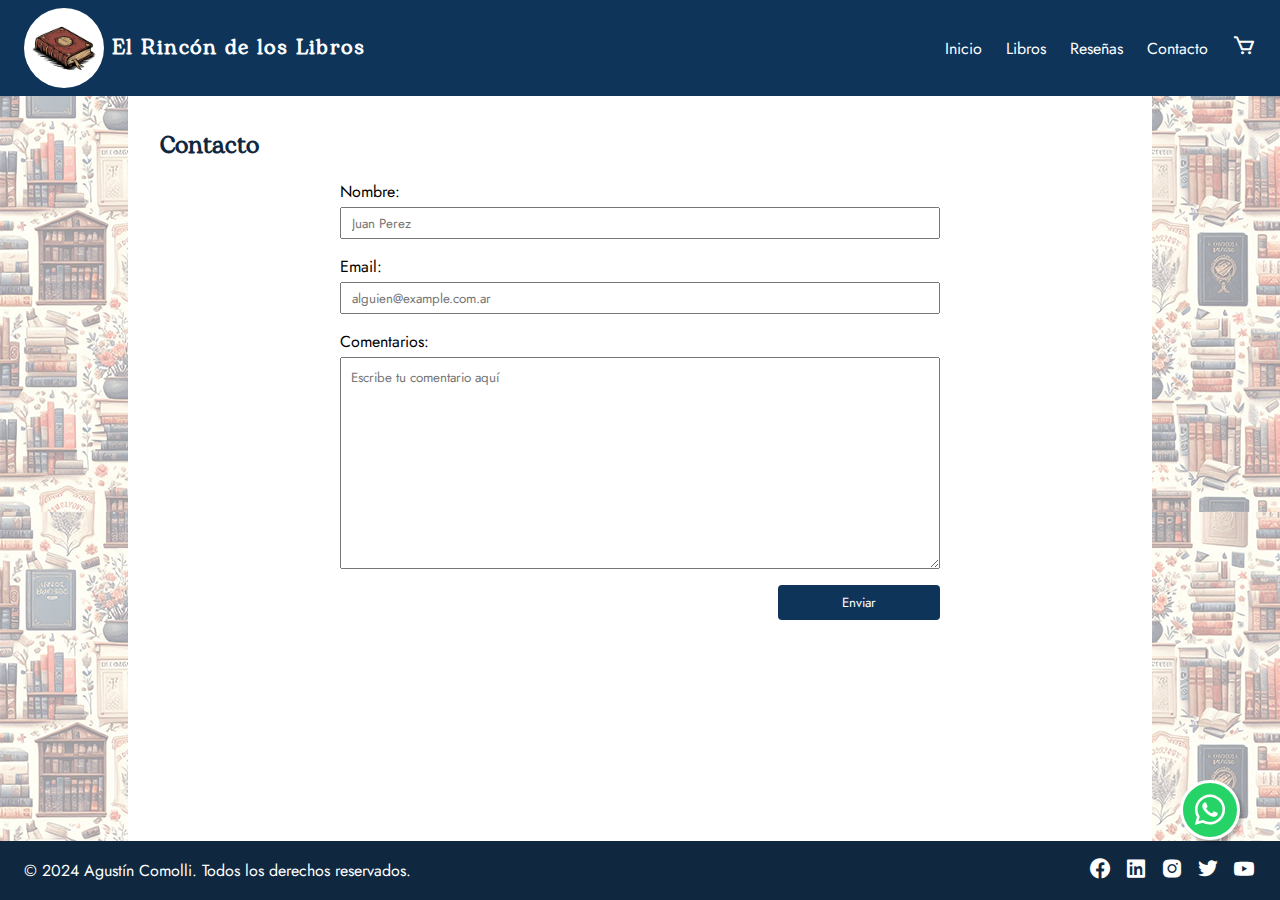
<file: pages/contact.html>
<!DOCTYPE html>
<html lang="es-AR">
<head>
  <meta charset="UTF-8">
  <meta name="viewport" content="width=device-width, initial-scale=1.0">
  <title>El Rincón de los Libros - Contacto</title>
  <link rel="stylesheet" href="../styles/style.css">
  <link rel="stylesheet" href="../styles/contact.css">
  <link rel="stylesheet" href="../styles/whatsapp.css">
  <link rel="shortcut icon" href="../assets/icons/favicon.png" type="image/x-icon">
</head>
<body class="layout">
  <header  class="main-header">
    <nav class="nav-bar">
      <div class="brand">
        <img class="logo" src="../assets/images/logo.png" alt="Logo" width="100px">
        <h2 class="brand-heading">El Rincón de los Libros</h2>
      </div>
      <input type="checkbox" id="nav-button">
      <label for="nav-button" class="nav-button-label">
        <i class='bx bx-menu' title="Abrir menú"></i>
        <i class='bx bx-x' title="Cerrar menú"></i>
      </label>
      <ul class="nav-menu">
        <li><a class="nav-link" href="../index.html">Inicio</a></li>
        <li><a class="nav-link" href="./books.html">Libros</a></li>
        <li><a class="nav-link" href="./reviews.html">Reseñas</a></li>
        <li><a class="nav-link" href="#">Contacto</a></li>
        <li><a class="nav-link cart-icon" href="./cart.html" title="Carrito de compras"><i class='bx bx-cart'></i></a></li>
      </ul>
    </nav>
  </header>

  <main class="main-content">
    <h2 class="heading-2 title">Contacto</h2>
    <div class="status-message">
      <div class="alert-title">Su mensaje ha sido enviado exitosamente</div>
      <div class="alert-message">¡Gracias por contactarte con nosotros 😀!<br> Pronto nos comunicaremos.</div>
    </div>
    <form id="contact-form" class="form-contact" action="https://formspree.io/f/myyqoqvl" method="post">
      <div class="form-container">
        <label class="margin-top-controls" for="name">Nombre:</label>
        <input type="text" name="name" id="name" placeholder="Juan Perez" required>

        <label class="margin-top-controls" for="email">Email:</label>
        <input type="email" name="email" id="email" placeholder="alguien@example.com.ar" required>

        <label class="margin-top-controls" for="comments">Comentarios:</label>
        <textarea name="comments" id="comments" cols="50" rows="10" placeholder="Escribe tu comentario aquí"
          required></textarea>

        <button class="margin-top-controls button" type="submit">Enviar</button>
      </div>
    </form>

    <!-- WhatsApp Floating button -->
    <div class="whatsapp">
      <div class="tooltip">
        <span class="tooltiptext">¡Estamos en Whatsapp!</span>
        <a href="https://wa.me/5492226680056" target="_blank" class="whatsapp-float bounce">
          <i class='bx bxl-whatsapp'></i>
        </a>
      </div>
    </div>

  </main>

  <footer class="main-footer">
    <div class="author">
      &copy; 2024 Agustín Comolli. Todos los derechos reservados.
    </div>
    <nav class="social-networks">
      <a href="https://www.facebook.com" title="¡Síguenos en Facebook!"><i class='bx bxl-facebook-circle'></i></a>
      <a href="https://www.linkedin.com" title="¡Síguenos en LinkedIn!"><i class='bx bxl-linkedin-square'></i></a>
      <a href="https://www.instagram.com" title="¡Síguenos en Instagram!"><i class='bx bxl-instagram-alt'></i></a>
      <a href="https://www.twitter.com" title="¡Síguenos en Twitter!"><i class='bx bxl-twitter'></i></a>
      <a href="https://www.youtube.com" title="¡Síguenos en YouTube!"><i class='bx bxl-youtube'></i></a>
    </nav>
  </footer>

  <script src="../scripts/contact.js"></script>
  <script type="module" src="../scripts/general.js"></script>
</body>
</html>
</file>
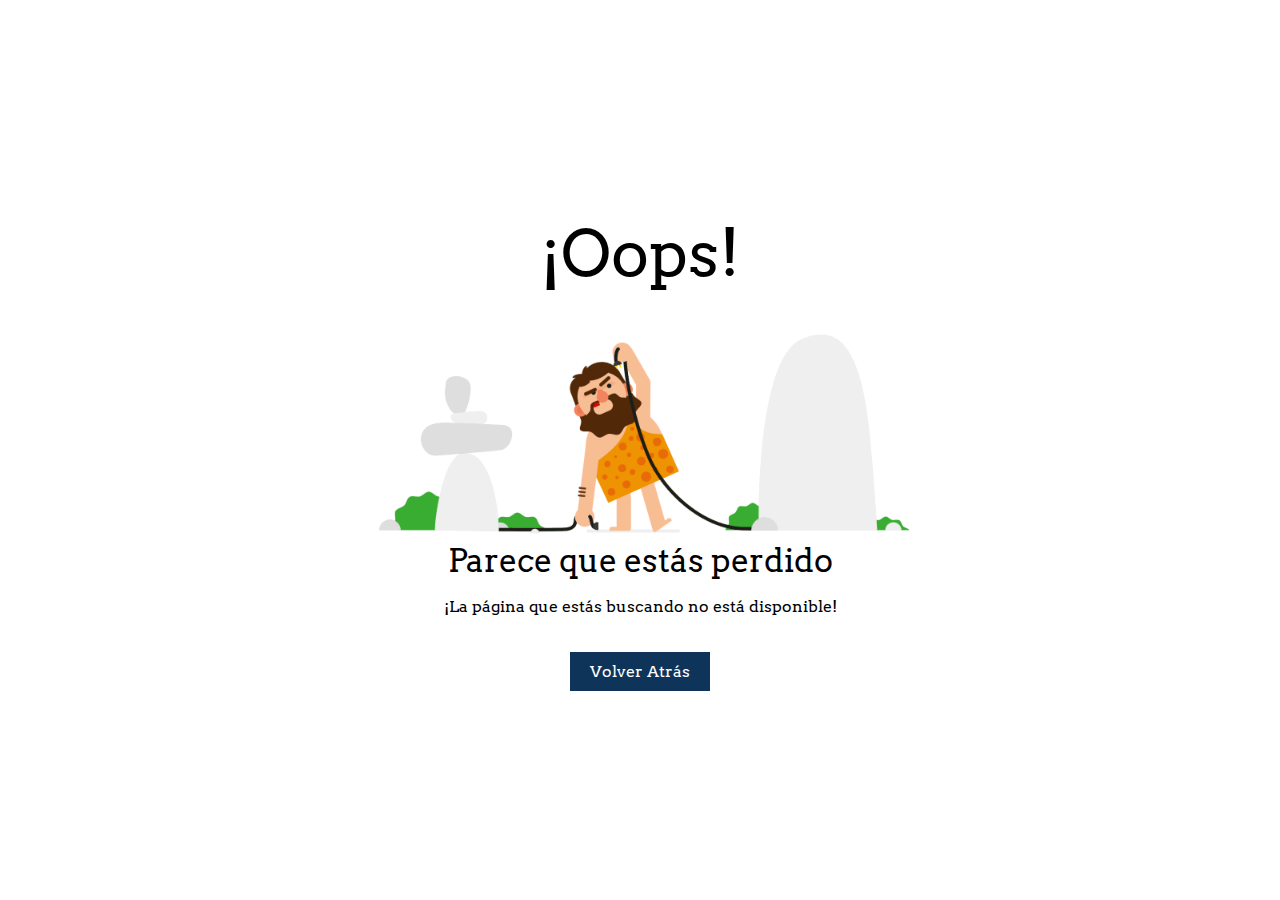
<file: pages/error-404.html>
<!DOCTYPE html>
<html lang="es">
<head>
  <meta charset="UTF-8">
  <meta name="viewport" content="width=device-width, initial-scale=1.0">
  <title>Error 404</title>
  <link rel="stylesheet" href="../styles/error-404.css">
</head>
<body>
  <main class="main-content">
    <header class="header">
      <h1 class="title ">¡Oops!</h1>
    </header>
    <section class="image">
      <img class="cavern-man" src="../assets/images/404.webp" alt="">
    </section>
    <footer class="footer">
      <h3 class="subtitle">
        Parece que estás perdido
      </h3>
      <p class="info">¡La página que estás buscando no está disponible!</p>
      <p class="info"><a href="javascript:history.back()" class="link_404">Volver Atrás</a></p>
    </footer>
  </main>

</body>
</html>
</file>
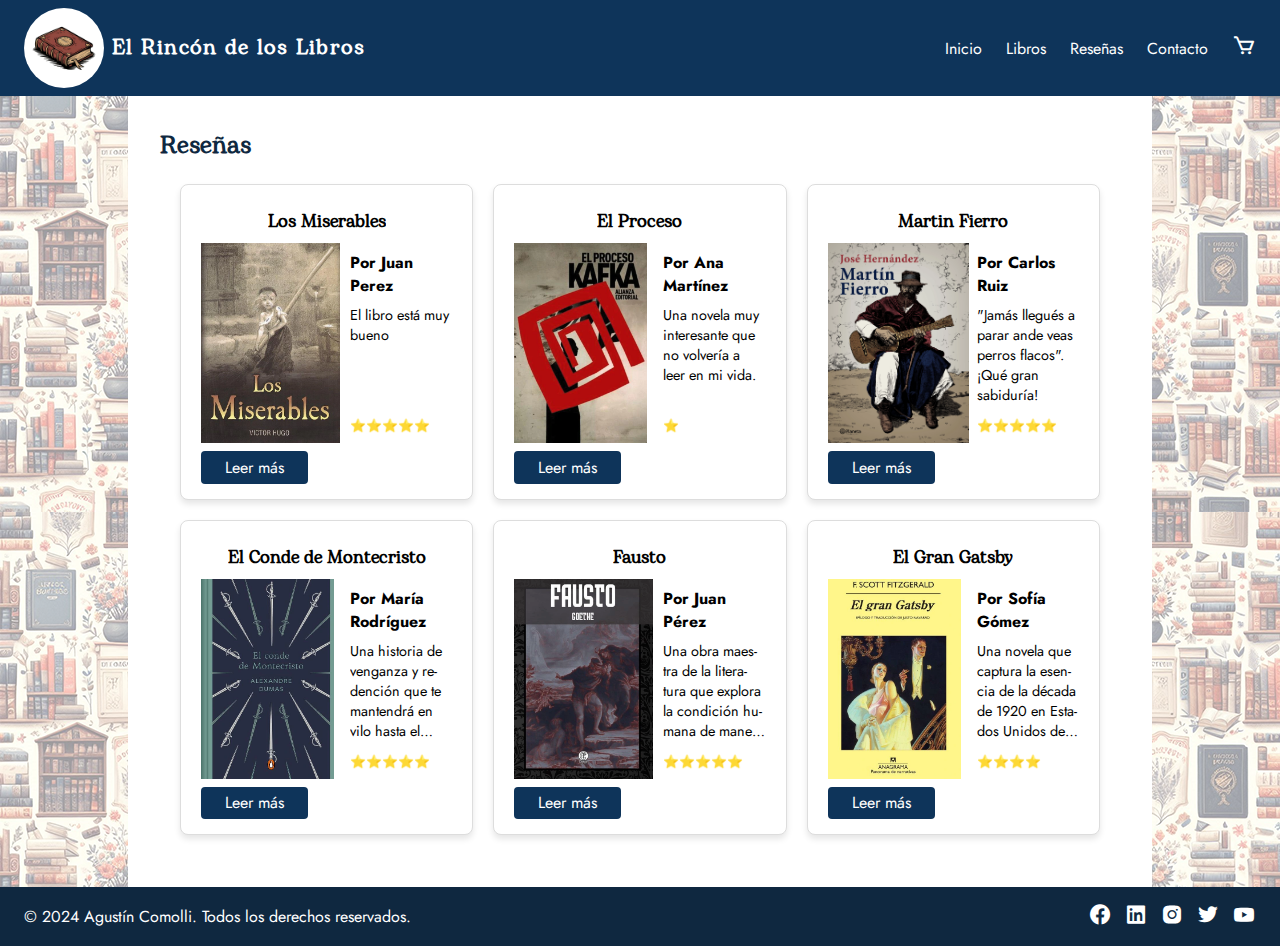
<file: pages/reviews.html>
<!DOCTYPE html>
<html lang="es-AR">
<head>
  <meta charset="UTF-8">
  <meta name="viewport" content="width=device-width, initial-scale=1.0">
  <title>El Rincón de los Libros - Reseñas</title>
  <link rel="stylesheet" href="../styles/style.css">
  <link rel="stylesheet" href="../styles/reviews.css">
  <link rel="shortcut icon" href="../assets/icons/favicon.png" type="image/x-icon">
</head>
<body class="layout">
  <header  class="main-header">
    <nav class="nav-bar">
      <div class="brand">
        <img class="logo" src="../assets/images/logo.png" alt="Logo" width="100px">
        <h2 class="brand-heading">El Rincón de los Libros</h2>
      </div>
      <input type="checkbox" id="nav-button">
      <label for="nav-button" class="nav-button-label">
        <i class='bx bx-menu' title="Abrir menú"></i>
        <i class='bx bx-x' title="Cerrar menú"></i>
      </label>
      <ul class="nav-menu">
        <li><a class="nav-link" href="../index.html">Inicio</a></li>
        <li><a class="nav-link" href="./books.html">Libros</a></li>
        <li><a class="nav-link" href="#">Reseñas</a></li>
        <li><a class="nav-link" href="./contact.html">Contacto</a></li>
        <li><a class="nav-link cart-icon" href="./cart.html" title="Carrito de compras"><i class='bx bx-cart'></i></a></li>
      </ul>
    </nav>
  </header>

  <main class="main-content">
    <h2 class="heading-2 title">Reseñas</h2>
    <div class="reviews-container">
      <div class="review-card">
        <div class="review-card-header">
          <h3 class="book-title">Los Miserables</h3>
        </div>
        <div class="review-card-content">
          <div class="review-card-img">
            <img src="../assets/images/los-miserables.webp" alt="Portada de Los Miserables" class="book-cover"
              height="150px">
          </div>
          <div class="review-card-text">
            <h4 class="user">Por Juan Perez</h4>
            <p class="review">El libro está muy bueno</p>
            <p class="stars">⭐⭐⭐⭐⭐</p>
          </div>
        </div>
        <div class="review-card-footer">
          <a href="#" class="review-link">Leer más</a>
        </div>
      </div>

      <div class="review-card">
        <div class="review-card-header">
          <h3 class="book-title">El Proceso</h3>
        </div>
        <div class="review-card-content">
          <div class="review-card-img">
            <img src="../assets/images/proceso.webp" alt="Portada de El Proceso" class="book-cover" height="150px">
          </div>
          <div class="review-card-text">
            <h4 class="user">Por Ana Martínez</h4>
            <p class="review">Una novela muy interesante que no volvería a leer en mi vida.</p>
            <p class="stars">⭐</p>
          </div>
        </div>
        <div class="review-card-footer">
          <a href="#" class="review-link">Leer más</a>
        </div>
      </div>

      <div class="review-card">
        <div class="review-card-header">
          <h3 class="book-title">Martin Fierro</h3>
        </div>
        <div class="review-card-content">
          <div class="review-card-img">
            <img src="../assets/images/martin-fierro.webp" alt="Portada de Martin Fierro" class="book-cover"
              height="150px">
          </div>
          <div class="review-card-text">
            <h4 class="user">Por Carlos Ruiz</h4>
            <p class="review">"Jamás llegués a parar ande veas perros flacos". ¡Qué gran sabiduría!</p>
            <p class="stars">⭐⭐⭐⭐⭐</p>
          </div>
        </div>
        <div class="review-card-footer">
          <a href="#" class="review-link">Leer más</a>
        </div>
      </div>

      <div class="review-card">
        <div class="review-card-header">
          <h3 class="book-title">El Conde de Montecristo</h3>
        </div>
        <div class="review-card-content">
          <div class="review-card-img">
            <img src="../assets/images/conde-montecristo.webp" alt="Portada de El Conde de Montecristo"
              class="book-cover" height="150px">
          </div>
          <div class="review-card-text">
            <h4 class="user">Por María Rodríguez</h4>
            <p class="review">Una historia de venganza y redención que te mantendrá en vilo hasta el final.</p>
            <p class="stars">⭐⭐⭐⭐⭐</p>
          </div>
        </div>
        <div class="review-card-footer">
          <a href="#" class="review-link">Leer más</a>
        </div>
      </div>

      <div class="review-card">
        <div class="review-card-header">
          <h3 class="book-title">Fausto</h3>
        </div>
        <div class="review-card-content">
          <div class="review-card-img">
            <img src="../assets/images/fausto.webp" alt="Portada de Fausto" class="book-cover" height="150px">
          </div>
          <div class="review-card-text">
            <h4 class="user">Por Juan Pérez</h4>
            <p class="review">Una obra maestra de la literatura que explora la condición humana de manera profunda.</p>
            <p class="stars">⭐⭐⭐⭐⭐</p>
          </div>
        </div>
        <div class="review-card-footer">
          <a href="#" class="review-link">Leer más</a>
        </div>
      </div>

      <div class="review-card">
        <div class="review-card-header">
          <h3 class="book-title">El Gran Gatsby</h3>
        </div>
        <div class="review-card-content">
          <div class="review-card-img">
            <img src="../assets/images/gran-gatsby.webp" alt="Portada de El Gran Gatsby" class="book-cover"
              height="150px">
          </div>
          <div class="review-card-text">
            <h4 class="user">Por Sofía Gómez</h4>
            <p class="review">Una novela que captura la esencia de la década de 1920 en Estados Unidos de manera
              magistral.</p>
            <p class="stars">⭐⭐⭐⭐</p>
          </div>
        </div>
        <div class="review-card-footer">
          <a href="#" class="review-link">Leer más</a>
        </div>
      </div>
    </div>
  </main>

  <footer class="main-footer">
    <div class="author">
      &copy; 2024 Agustín Comolli. Todos los derechos reservados.
    </div>
    <nav class="social-networks">
      <a href="https://www.facebook.com" title="¡Síguenos en Facebook!"><i class='bx bxl-facebook-circle'></i></a>
      <a href="https://www.linkedin.com" title="¡Síguenos en LinkedIn!"><i class='bx bxl-linkedin-square'></i></a>
      <a href="https://www.instagram.com" title="¡Síguenos en Instagram!"><i class='bx bxl-instagram-alt'></i></a>
      <a href="https://www.twitter.com" title="¡Síguenos en Twitter!"><i class='bx bxl-twitter'></i></a>
      <a href="https://www.youtube.com" title="¡Síguenos en YouTube!"><i class='bx bxl-youtube'></i></a>
    </nav>
  </footer>

  <script type="module" src="../scripts/general.js"></script>
</body>
</html>
</file>
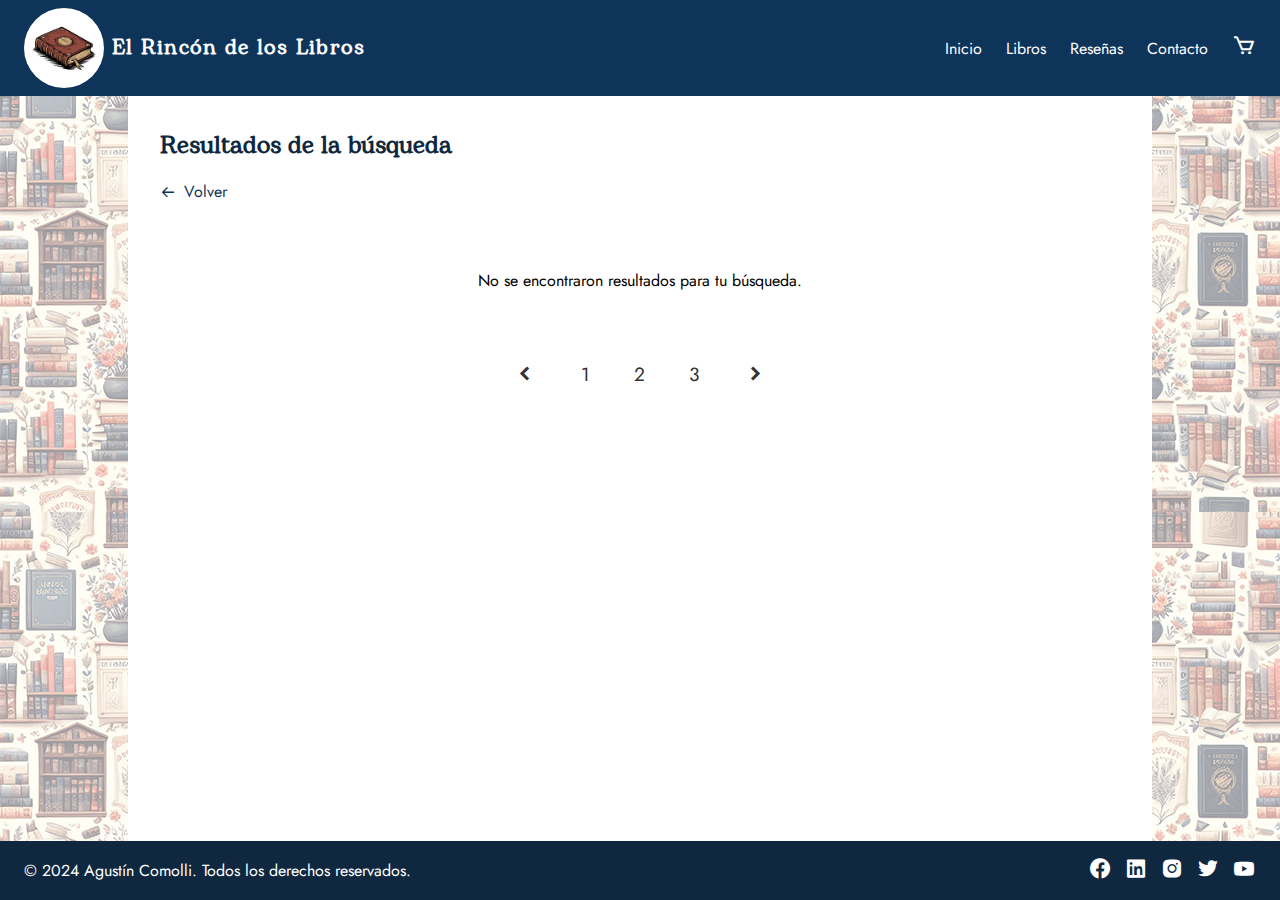
<file: pages/search-results.html>
<!DOCTYPE html>
<html lang="es-AR">
<head>
  <meta charset="UTF-8">
  <meta name="viewport" content="width=device-width, initial-scale=1.0">
  <title>El Rincón de los Libros - Libros</title>
  <link rel="stylesheet" href="../styles/style.css">
  <link rel="stylesheet" href="../styles/books.css">
  <link rel="stylesheet" href="../styles/search-results.css">
  <link rel="shortcut icon" href="../assets/icons/favicon.png" type="image/x-icon">
</head>
<body class="layout">
  <header  class="main-header">
    <nav class="nav-bar">
      <div class="brand">
        <img class="logo" src="../assets/images/logo.png" alt="Logo" width="100px">
        <h2 class="brand-heading">El Rincón de los Libros</h2>
      </div>
      <input type="checkbox" id="nav-button">
      <label for="nav-button" class="nav-button-label">
        <i class='bx bx-menu' title="Abrir menú"></i>
        <i class='bx bx-x' title="Cerrar menú"></i>
      </label>
      <ul class="nav-menu">
        <li><a class="nav-link" href="../index.html">Inicio</a></li>
        <li><a class="nav-link" href="./books.html">Libros</a></li>
        <li><a class="nav-link" href="./reviews.html">Reseñas</a></li>
        <li><a class="nav-link" href="./contact.html">Contacto</a></li>
        <li><a class="nav-link cart-icon" href="./cart.html" title="Carrito de compras"><i class='bx bx-cart'></i></a></li>
      </ul>
    </nav>
  </header>

  <main class="main-content">
    <h2 class="heading-2 title">Resultados de la búsqueda</h2>
    <div>
      <a href="javascript:history.back()" class="go-back">
        <i class="bx bx-arrow-back"></i> Volver
      </a>
    </div>

    <section class="books">
      <div class="books-container">
        <!-- Ejemplo de un libro -->
        <!-- <div class="book">
          <h3 class="book-title" title="Moby Dick">Moby Dick</h3>
          <h4 class="book-author">Herman Melville</h4>
          <a href="./book-details.html" data-book-id="1"><img class="book-cover" src="../assets/images/moby-dick.webp"
              alt="Portada de Moby Dick" height="300px" title="Moby Dick"></a>
          <p class="book-price">$ 45.220</p>
          <a href="#" class="add-to-cart-button" title="Agregar al carrito"><i class='bx bx-cart'></i></a>
        </div> -->
    </section>

    <nav class="pagination">
      <ul>
        <li><a href="#" class="prev" title="Anterior"><i class='bx bxs-chevron-left'></i></a></li>
        <li><a href="#" class="page-numbers">1</a></li>
        <li><a href="#" class="page-numbers">2</a></li>
        <li><a href="#" class="page-numbers">3</a></li>
        <li><a href="#" class="next" title="Siguiente"><i class='bx bxs-chevron-right'></i></a></li>
      </ul>
    </nav>
  </main>

  <footer class="main-footer">
    <div class="author">
      &copy; 2024 Agustín Comolli. Todos los derechos reservados.
    </div>
    <nav class="social-networks">
      <a href="https://www.facebook.com" title="¡Síguenos en Facebook!"><i class='bx bxl-facebook-circle'></i></a>
      <a href="https://www.linkedin.com" title="¡Síguenos en LinkedIn!"><i class='bx bxl-linkedin-square'></i></a>
      <a href="https://www.instagram.com" title="¡Síguenos en Instagram!"><i class='bx bxl-instagram-alt'></i></a>
      <a href="https://www.twitter.com" title="¡Síguenos en Twitter!"><i class='bx bxl-twitter'></i></a>
      <a href="https://www.youtube.com" title="¡Síguenos en YouTube!"><i class='bx bxl-youtube'></i></a>
    </nav>
  </footer>

  <script type="module" src="../scripts/search-results.js"></script>
  <script type="module" src="../scripts/general.js"></script>
</body>
</html>
</file>
<file: styles/index.css>
/* Asegura que la imagen llene el contenedor en todas las pantallas */
.hero {
  /* Esto permite que los elementos hijos con 'position: absolute' se posicionen dentro del contenedor */
  position: relative;
  width: 100%;
  height: 250px;
  /* Oculta cualquier parte de la imagen que se salga del contenedor */
  overflow: hidden;
}

/* Texto superpuesto */
.hero-text {
  /* Esto coloca el texto encima de la imagen */
  position: absolute;
  /* Lo posiciona al 50% desde la parte superior */
  top: 50%;
  /* Lo mueve hacia arriba el 50% de su propia altura para centrarlo verticalmente */
  transform: translateY(-50%);
  left: 20px;
  font-size: 2em;
  color: white;
  font-weight: bold;
  /* Sombra para mejorar la legibilidad del texto sobre la imagen */
  text-shadow: 2px 2px 4px rgba(0, 0, 0, 0.7);
}

.hero img {
  width: 100%;
  height: 100%;
  /* Ajusta la imagen para que llene el contenedor y recorte el sobrante */
  object-fit: cover;
  object-position: center;
  /* Transición suave al cambiar la posición */
  transition: object-position 0.3s ease;
}

.intro,
.video-intro {
  display: flex;
  flex-direction: column;
  align-items: center;
  justify-content: center;
}

.heading-2 {
  align-self: flex-start;
  margin-block-start: 1rem;
}

.inside-library {
  width: 100%;
  height: auto;
  max-width: 600px;
}

.video {
  max-width: 100%;
}

.suggestions {
  background-color: #0E345A;
  color: white;
  margin-top: 2rem;
  padding: 2rem;
  display: flex;
  flex-direction: column;
  align-items: center;
}

.heading-2-light {
  color: white;
  text-align: center;
}

.suggestions-container {
  display: flex;
  flex-wrap: wrap;
  align-items: flex-end;
  justify-content: center;
  gap: 2rem;
  margin-top: .5rem;
}

.book {
  max-width: 200px;
}

.book-title {
  font-family: 'Jost', Arial, Helvetica, sans-serif;
  text-transform: uppercase;
  margin-block: 0.5rem;
  word-wrap: break-word;
  font-weight: normal;
  font-size: 1.08rem;
}

.book-author {
  margin-block: 0.5rem;
  font-weight: normal;
}

.book-cover {
  /* alto fijo */
  height: 300px;
  /* ancho fijo */
  width: 200px;
  /* ajusta la imagen para que no se desforme */
  object-fit: cover;
}

/* Para pantallas de escritorio */
@media screen and (min-width: 768px) {
  .hero-text {
    /* Ajusta la distancia desde la izquierda */
    left: 30px;
    font-size: 3em;
  }

  .hero {
    height: 400px;
  }
}
</file>
<file: styles/whatsapp.css>
.whatsapp {
  display: none;
}

@media screen and (min-width: 768px) {
  .whatsapp {
    display: block;
    position: fixed;
    bottom: 60px;
    right: 40px;
  }
  
  .whatsapp-float {
    background-color: #25d366;
    color: white;
    width: 60px;
    height: 60px;
    border-radius: 50%;
    text-align: center;
    font-size: 40px;
    box-shadow: 3px 3px 3px rgba(0, 0, 0, 0.25);
    display: flex;
    align-items: center;
    justify-content: center;
    text-decoration: none;
    transition: all 0.3s ease;
    /* Agregamos el borde interior blanco */
    border: 3px solid white;
    /* Agregamos un pequeño padding para que el borde no toque el ícono */
    padding: 3px;
  }

  .whatsapp-float:hover {
    background-color: #128C7E;
    transform: scale(1.1);
  }

  .bounce {
    animation: bounce 2s infinite;
  }

  @keyframes bounce {

    0%,
    20%,
    50%,
    80%,
    100% {
      transform: translateY(0);
    }

    40% {
      transform: translateY(-10px);
    }

    60% {
      transform: translateY(-5px);
    }
  }

  .tooltip {
    position: relative;
    display: inline-block;
  }

  .tooltip .tooltiptext {
    visibility: hidden;
    width: 120px;
    background-color: #128C7E;
    color: #fff;
    text-align: center;
    border-radius: 6px;
    padding: 5px 0;
    position: absolute;
    z-index: 1;
    bottom: 125%;
    left: 50%;
    margin-left: -60px;
  }

  .tooltip .tooltiptext::after {
    content: "";
    position: absolute;
    top: 100%;
    left: 50%;
    margin-left: -5px;
    border-width: 5px;
    border-style: solid;
    border-color: #128C7E transparent transparent transparent;
  }

  .tooltip:hover .tooltiptext {
    visibility: visible;
  }

}
</file>
<file: styles/book-details.css>
.book-details {
  /* Ocultar el detalle del libro */
  display: none;
  flex-direction: column;
  align-items: center;
}

.book {
  display: flex;
  flex-direction: column;
  align-items: start;
  justify-content: center;
  margin: 2rem 0;
}

.book-image {
  /* alto fijo */
  height: 350px;
  /* ancho fijo */
  width: 250px;
  /* ajusta la imagen para que no se desforme */
  object-fit: cover;
  background-color: whitesmoke;
  padding: 1rem;
}

.book-image img {
  height: 100%;
  object-fit: cover;
}

.book-info {
  width: 100%;
}

.book-author {
  margin-block: 0;
  font-size: .9rem;
}

.book-price {
  font-size: 1.5rem;
  color: var(--primary-blue-color);
}

.accordion {
  width: 280px;
  border: 1px solid #e2e8f0;
  border-radius: 0.5rem;
  margin: 1rem 0;
  overflow: hidden;
}

.accordion-button {
  position: relative;
  display: flex;
  align-items: center;
  justify-content: space-between;
  list-style: none;
  padding: .5rem;
  cursor: pointer;
  background-color: whitesmoke;
}

.accordion-button i {
  transition: transform 0.3s ease;
}

/* Animación para el efecto de persiana */
.accordion[open] .accordion-collapse {
  animation: slideDown 0.5s forwards;
}

.accordion .accordion-collapse {
  overflow: hidden;
  max-height: 0;
  transition: max-height 0.5s ease;
}

/* Estilos para los íconos */
.plus-icon,
.minus-icon {
  font-size: 1.5rem;
}

/* Por defecto, ocultar el ícono minus */
.minus-icon {
  display: none;
}

/* Cuando el details está abierto */
.accordion[open] .plus-icon {
  display: none;
}

.accordion[open] .minus-icon {
  display: block;
}

.accordion-body {
  padding: 1rem;
  background-color: white;
}

.accordion-body p {
  margin: 0.5rem 0;
}

/* Animación para el contenido */
.accordion-body {
  animation: fadeIn 0.3s ease-in-out;
}

@keyframes fadeIn {
  from {
    opacity: 0;
    transform: translateY(-10px);
  }

  to {
    opacity: 1;
    transform: translateY(0);
  }
}

/* Definición de la animación */
@keyframes slideDown {
  from {
    max-height: 0;
  }

  to {
    /* Ajusta el valor para la altura máxima que necesita el contenido */
    max-height: 500px;
  }
}

.overview {
  padding: 0 .5rem;
}

.book-description {
  word-break: break-word;
  word-wrap: break-word;
  hyphens: auto;
}

.book-description::first-letter {
  font-family: 'Merriweather', Georgia, 'Times New Roman', Times, serif;
  font-size: 4rem;
  float: left;
  margin-right: .5rem;
  line-height: 1;
}

.add-to-cart-button {
  display: flex;
  align-items: center;
  justify-content: center;
  text-decoration: none;
  gap: 0.5rem;
  margin: 0 1rem;
}

.go-back {
  display: inline-flex;
  align-items: center;
  justify-content: center;
  gap: 0.5rem;
  text-decoration: none;
  color: var(--primary-blue-color);
}

/* Para pantallas de escritorio */
@media screen and (min-width: 768px) {
  .book {
    justify-self: end;
    display: flex;
    flex-direction: row;
    align-items: start;
    justify-content: center;
    gap: 2rem;
    margin: 2rem 10%;
  }

  .book-image {
    margin-bottom: 0;
    padding: 1rem;
  }

  .add-to-cart-button {
    display: inline-flex;
    margin: 0;
    width: 220px;
  }

}
</file>
<file: styles/books.css>
.books {
  margin-top: 3rem;
}

.books-container {
  display: flex;
  flex-wrap: wrap;
  align-items: flex-end;
  justify-content: center;
  gap: 2rem;
}

.book {
  width: 300px;
  background-color: whitesmoke;
  display: flex;
  flex-direction: column;
  align-items: center;
  gap: 0;
  box-shadow: 0 4px 8px rgba(0, 0, 0, 0.2);
  transition: box-shadow 0.3s ease;
  position: relative;
}

.book-title {
  font-family: 'Jost', Arial, Helvetica, sans-serif;
  font-size: .8rem;
  text-transform: uppercase;
  margin-block-start: 1rem;
  margin-block-end: .25rem;
  max-width: 280px;
  word-wrap: break-word;
  overflow: hidden;
  text-overflow: ellipsis;
  white-space: nowrap;
}

.book-author {
  margin-block: 0.5rem;
  margin-block-start: 0;
  font-size: .75rem;
}

.book-cover {
  /* alto fijo */
  height: 350px;
  /* ancho fijo */
  width: 250px;
  /* ajusta la imagen para que no se desforme */
  object-fit: cover;
}

.book-price {
  margin-block-start: 0.5rem;
  margin-block-end: 1rem;
  color: var(--secondary-blue-color);
}

.add-to-cart-button {
  display: none;
}

.search {
  display: flex;
  justify-content: center;
  align-items: center;
  margin-top: 20px;
}

.search-input {
  width: 80%;
  max-width: 500px;
  padding: 10px 20px;
  border: 2px solid #ddd;
  /* Bordes redondeados solo en la izquierda */
  border-radius: 50px 0 0 50px;
  font-size: 16px;
  outline: none;
  transition: border-color 0.3s ease;
}

.search-input:focus {
  /* Color del borde al hacer foco */
  border-color: var(--primary-blue-color);
}

.search-button {
  background-color: var(--primary-blue-color);
  /* Asegura que el borde del botón coincida con el input */
  border: 2px solid var(--primary-blue-color);
  /* Bordes redondeados solo en la derecha */
  border-radius: 0 50px 50px 0;
  padding: 10px 20px;
  cursor: pointer;
  color: white;
  font-size: 18px;
  height: 47px;
  display: flex;
  align-items: center;
  justify-content: center;
}

.search-button:hover {
  background-color: var(--secondary-blue-color);
}

.search-button i {
  font-size: 20px;
}

.pagination {
  margin-top: 1.5rem;
  display: flex;
  justify-content: center;
  align-items: center;
  padding: 20px;
}

.pagination ul {
  list-style: none;
  margin: 0;
  padding: 0;
  display: flex;
  align-items: center;
  gap:0;
}

.pagination a {
  text-decoration: none;
  color: #333;
  transition: color 0.2s ease;
  padding: .5rem 1rem;
  display: flex;
  justify-content: center;
  align-items: center;
}

.pagination a:hover {
  color: #666;
  background-color: whitesmoke;
  border-radius: 5px;
}

.pagination .prev,
.pagination .next {
  font-size: 1.5rem;
  font-weight: bold;
}

.pagination .page-numbers {
  font-size: 1.2rem;
}

/* Para pantallas de escritorio */
@media screen and (min-width: 768px) {
  .book {
    width: 200px;
  }

  .book-title {
    max-width: 180px;
  }

  .book-cover {
    height: 200px;
    width: 150px;
  }

  .book:hover .add-to-cart-button {
    transition: opacity 0.3s ease-in-out;
    opacity: 1;
  }

  .add-to-cart-button {
    background-color: var(--primary-blue-color);
    font-size: 1.5rem;
    width: 48px;
    height: 48px;
    position: absolute;
    bottom: 15px;
    right: 15px;
    display: flex;
    justify-content: center;
    align-items: center;
    color: white;
    padding: 4px;
    text-decoration: none;
    border-radius: 50%;
    opacity: 0;
    transition: opacity 0.3s ease-in-out;
  }

  .add-to-cart-button:hover {
    background-color: var(--light-blue-color);
  }

  .pagination ul {
    gap: .75rem;
  }
}
</file>
<file: styles/cart.css>
.empty-cart-message {
  display: none;
  color: var(--primary-blue-color);
  font-size: 1.2rem;
  text-align: center;
  margin-top: 3rem;
}

.cart {
  margin-top: 1.5rem;
  color: var(--primary-blue-color);
}

.cart-header h3 {
  margin-bottom: 1rem;
  border-bottom: 1px solid #ddd;
}

.cart-items-details {
  margin-bottom: 1.5rem;
}

.books {
  list-style: none;
}

.book {
  display: flex;
  align-items: start;
  gap: 1rem;
  padding-bottom: 1rem;
  margin-bottom: 1rem;
  border-bottom: 1px solid #ddd;
}

.book-details {
  display: flex;
  flex-direction: column;
  align-items: center;
  gap: .75rem;
  flex-grow: 1;
}

.book-info {
  display: flex;
  flex-direction: column;
  align-items: center;
  gap: 0.25rem;
}

.book-title {
  width: 140px;
  text-align: center;
}

.book-quantity {
  display: flex;
  align-items: start;
  justify-content: space-between;
  height: 100%;
  gap: 1rem;
  padding: .25rem .25rem;
  border: 1px solid #ddd;
}

.book-quantity-button {
  background-color: white;
  color: var(--primary-blue-color);
  font-size: 1rem;
  border: none;
  cursor: pointer;
}

.book-remove-button {
  background-color: white;
  color: var(--primary-blue-color);
  font-size: 1.5rem;
  border: none;
  cursor: pointer;
  margin-left: .5rem;
}

.cart-actions {
  max-width: 350px;
  margin-bottom: 1.5rem;
}

.hidden {
  display: none;
}

.promotional-code-text,
.cart-note {
  margin-top: .5rem;
  padding: .5rem .75rem;
  font-size: 1rem;
  border: 1px solid var(--primary-blue-color);
  border-radius: 2px;
}

.promotional-code-text {
  width: 180px;
}

.promotional-code-button {
  background-color: white;
  color: var(--primary-blue-color);
  padding: .5rem 1.25rem;
  font-size: 1rem;
  border: 1px solid var(--primary-blue-color);
  cursor: pointer;
  margin-left: .5rem;
}

.cart-note {
  width: 100%;
  overflow: hidden;
  resize: none;
}

.cart-header h3,
.cart-total {
  font-family: 'Jost', Arial, Helvetica, sans-serif;
  font-weight: 400;
  font-size: 1.25rem;
  color: var(--primary-blue-color);
}

.cart-subtotal {
  margin-bottom: 1rem;
  padding-bottom: 1.5rem;
  border-bottom: 1px solid #ddd;
}

.cart-subtotal dl,
.cart-total dl {
  display: flex;
  justify-content: space-between;
  gap: 1rem;
  color: var(--primary-blue-color);
  padding: 0 .5rem;
}

#calculate-shipping {
  background-color: white;
  color: var(--primary-blue-color);
  border: none;
  border-bottom: 1px solid var(--primary-blue-color);
  font-size: 1rem;
  text-align: left;
  margin: .5rem 0;
  cursor: pointer;
}

#calculate-shipping:hover {
  color: var(--light-blue-color);
  border-bottom: 1px solid var(--light-blue-color);
}

#finalize-purchase {
  background-color: var(--primary-blue-color);
  color: white;
  border: none;
  padding: .5rem 0;
  margin-top: 1rem;
  cursor: pointer;
  width: 100%;
  font-size: 1rem;
}

#finalize-purchase:hover {
  opacity: .8;
}

.info {
  font-size: 1rem;
}

.secure-payment {
  margin-top: 1rem;
  text-align: center;
}

.cart-action-button {
  display: flex;
  align-items: center;
  gap: .5rem;
  background: none;
  border: none;
  cursor: pointer;
  color: var(--primary-blue-color);
  font-size: 1rem;
  margin-top: 1rem;
}

.modal {
  display: none;
  position: fixed;
  z-index: 1;
  left: 0;
  top: 0;
  width: 100%;
  height: 100%;
  overflow: auto;
  background-color: rgba(0, 0, 0, 0.4);
}

.modal h2 {
  font-family: 'Jost', Arial, Helvetica, sans-serif;
  font-weight: normal;
}

.modal-content {
  position: relative;
  background-color: #fefefe;
  margin: 15% auto;
  padding: 20px 20px;
  border: 1px solid #888;
  width: 90%;
  max-width: 500px;
  border-radius: 8px;
  display: flex;
  flex-direction: column;
  align-items: center;
}

.modal-content label {
  align-self: self-start;
  margin-top: 1rem;
}

.close-modal {
  color: #aaa;
  float: right;
  font-size: 28px;
  font-weight: bold;
  cursor: pointer;
  position: absolute;
  top: 5px;
  right: 20px;
}

.close-modal:hover {
  color: black;
}

#provinces-select {
  width: 100%;
  padding: 10px;
  margin: .5rem 0 1rem 0;
  border-color: var(--light-blue-color);
  font-size: 1rem;
}

#update-location-btn {
  background-color: var(--primary-blue-color);
  color: white;
  border: none;
  padding: .5rem 0;
  margin-top: 1rem;
  cursor: pointer;
  padding: .5rem 3rem;
  font-size: 1rem;
}

/* Para pantallas de escritorio */
@media screen and (min-width: 768px) {
  .cart {
    display: flex;
    flex-direction: row;
    justify-content: center;
    gap: 2rem;
  }

  .cart-items {
    padding: 0 1rem;
    width: 65%;
  }

  .cart-summary {
    width: 30%;
    display: flex;
    flex-direction: column;
  }

  .modal-content {
    padding: 20px 50px;
    width: 80%;
  }

  .alert {
    font-size: 1rem;
    margin-block: .25rem;
    color: darkred;
  }
}

@media screen and (min-width: 1025px) {
  .book-details {
    flex-direction: row;
    justify-content: space-between;
    gap: 0;
    align-items: start;
  }

  .book-info {
    align-items: start;
  }

  .book-title {
    text-align: left;
  }


  .cart-items {
    width: 50%;
  }
}
</file>
<file: styles/contact.css>
.status-message {
  display: none;
  flex-direction: column;
  justify-content: center;
  align-items: center;
  border-radius: 8px;
  margin: 1rem;
  padding: 1rem;
  text-align: center;
  gap: 1rem;
  /* Transición de pequeño a grande */
  opacity: 0;
  transform: scale(0.5);
  transition: opacity 0.3s, transform 0.3s;
}

.ok, .error {
  opacity: 1;
  transform: scale(1);
  animation: fadeIn 0.5s;
}

/* Animación que hace aparecer el mensaje de pequeño a grande */
@keyframes fadeIn {
  from {
    opacity: 0;
    transform: scale(0.5);
  }
  to {
    opacity: 1;
    transform: scale(1);
  }
}

/* Animación que hace desaparecer el mensaje de grande a pequeño */
@keyframes fadeOut {
  from {
    opacity: 1;
    transform: scale(1);
  }
  to {
    opacity: 0;
    transform: scale(0.5);
  }
}

.hidden {
  opacity: 0;
  transform: scale(0.5);
  animation: fadeOut 0.5s;
}

.ok {
  display: flex;
  background-color: #11aa3250;
  border: #11aa3263 4px solid;
  color: green;
}

.error {
  display: flex;
  background-color: #aa111150;
  border: #aa111163 4px solid;
  color: darkred;
}

.alert-title {
  font-weight:500;
}

.form-contact,
.form-container {
  display: flex;
  flex-direction: column;
  align-items: center;
  justify-content: center;
}

.margin-top-controls {
  margin-top: 1rem;
}

.form-container,
.form-container input,
.form-container textarea,
.form-container label {
  min-width: 300px;
  max-width: 600px;
  width: 100%;
}

.form-container input,
.form-container textarea {
  padding: 10px;
}

.form-container input {
  height: 2rem;
}

.form-container label {
  text-align: left;
  margin-bottom: .25rem;
}

.form-container button {
  padding: 0.5rem 4rem;
  align-self: end;
}
</file>
<file: styles/error-404.css>
/*======================
    404 page
=======================*/

@import url('https://fonts.googleapis.com/css2?family=Arvo&display=swap');

body {
  margin: 0;
  padding: 10px;
  box-sizing: border-box;
  font-family: "Arvo", Arial, Helvetica, sans-serif;
  min-height: 100vh;
  display: flex;
  flex-direction: column;
  align-items: center;
  justify-content: center;
}

main,
.footer {
  display: flex;
  flex-direction: column;
  align-items: center;
}

.title {
  font-size: 3rem;
  font-weight: 500;
  margin-block: 0;
}

.cavern-man {
  max-width: 100%;
}

.subtitle {
  font-size: 2rem;
  font-weight: 500;
  text-align: center;
}

.info {
  text-align: center;
}

.link_404 {
  color: #fff !important;
  padding: 10px 20px;
  background-color: #0E345A;
  margin: 20px 0;
  display: inline-block;
  text-decoration: none;
  cursor: pointer;
}


@media(min-width:824px) {
  body {
    padding: 40px;
  }

  .title {
    font-size: 4rem;
    position: relative;
    top: 40px;
  }

  .image {
    display: flex;
    justify-content: center;
  }

  .cavern-man {
    max-width: 80%;
  }


  .subtitle {
    font-size: 2rem;
    font-weight: 500;
  }

  .subtitle,
  .info {
    margin-block: 0;
    margin-bottom: 1rem;
  }

}
</file>
<file: styles/reviews.css>
.reviews-container {
  display: grid;
  grid-template-columns: repeat(auto-fit, minmax(280px, 1fr));
  gap: 20px;
  padding: 20px;
}

.review-card {
  padding: 15px 20px;
  border: 1px solid #ddd;
  box-shadow: 0 4px 6px rgba(0, 0, 0, 0.1);
  border-radius: 8px;
  background-color: #fff;
  transition: transform 0.3s ease, box-shadow 0.3s ease;
  display: flex;
  flex-direction: column;
}

.review-card:hover {
  transform: translateY(-5px);
  box-shadow: 0 8px 12px rgba(0, 0, 0, 0.2);
}

.review-card-content {
  display: flex;
  gap: 1rem;
}

.review-card-header {
  align-self: center;
}

.review-card-img {
  min-width: 133px;
  height: 200px;
  object-fit: cover;
  align-self: center;
}

.review-card-text {
  height: 200px;
  display: flex;
  flex-direction: column;
  justify-content: space-between;
}

.book-cover {
  min-width: 100%;
  height: 200px;
  object-fit: cover;

}

.book-title {
  font-size: 1rem;
  margin-block: .5rem;
  max-width: 280px;
  word-wrap: break-word;
  overflow: hidden;
  text-overflow: ellipsis;
  white-space: nowrap;
}

.user {
  font-size: .8rem;
  margin-block: .5rem;
}

.review {
  font-size: .8rem;
  margin-block: 0;
  flex-grow: 1;
  
  /* Muestra máximo 5 líneas */
  display: -webkit-box;
  -webkit-line-clamp: 5;
  line-clamp: 5;
  -webkit-box-orient: vertical;

  overflow: hidden;
  text-overflow: ellipsis;
  word-break: break-word;
  word-wrap: break-word;
  hyphens: auto;
}

.stars {
  margin-block: .5rem;
  font-size: .5rem;
}

.review-card-footer {
  margin-top: .5rem;
}

.review-link {
  display: inline-block;
  padding: 0.3rem 1.5rem;
  background-color: var(--primary-blue-color);
  color: white;
  text-decoration: none;
  border-radius: 4px;
  transition: background-color 0.3s;
  justify-self: flex-start;
}

.review-link:hover {
  background-color: var(--light-blue-color);
}


@media screen and (min-width: 768px) {
  .book-title {
    font-size: 1.1rem;
  }

  .user {
    font-size: 1rem;
  }

  .review {
    font-size: .9rem;
  }

  .stars {
    font-size: .8rem;
  }
}
</file>
<file: styles/search-results.css>
.go-back {
  display: inline-flex;
  align-items: center;
  justify-content: center;
  gap: 0.5rem;
  text-decoration: none;
  color: var(--primary-blue-color);
  margin-top: 1rem;
}

.go-back:hover {
  font-weight: bolder;
}

.go-back:hover i {
  font-weight: 900;
}
</file>
<file: styles/style.css>
@import url(./boxicons.css);
@import url(./variables.css);

/* Estilos globales. */
* {
  margin: 0;
  padding: 0;
  box-sizing: border-box;
  font-family: 'Jost', Arial, Helvetica, sans-serif;
}

.main-header {
  height: var(--header-height);
  background-color: var(--primary-blue-color);
  color: white;
}

.main-content {
  margin: 0;
  background-color: white;
  padding: 1rem;
}

.main-footer {
  background-color: var(--secondary-blue-color);
  color: white;
  text-align: center;
  padding: .75rem 1.5rem;
  display: flex;
  flex-wrap: wrap;
  justify-content: center;
  align-items: center;
  gap: .5rem;
}

h1,
h2,
h3 {
  /* font-family: 'Merriweather', Georgia, 'Times New Roman', Times, serif; */
  font-family: 'Bogart', Georgia, 'Times New Roman', Times, serif;
}

h1 {
  text-align: center;
  margin: 1rem 0;
}

p {
  margin: 1rem 0;
}

/* Distribución de las secciones principales de una página del sitio. */
.layout {
  min-height: 100vh;
  display: grid;
  grid-template-rows: auto 1fr auto;
  background-image: url(../assets/images/background.png);
  background-repeat: repeat;
}

/* Clase para el efecto del subrayado */
.title {
  position: relative;
  /* Usamos inline-block para mantener el centrado */
  display: inline-block;
}

.title::after {
  content: '';
  position: absolute;
  left: 0;
  bottom: 0;
  width: 0;
  height: 3px;
  background: var(--secondary-blue-color);
  transition: width 0.5s;
}

.title:hover::after {
  width: 100%;
}

.text-center {
  text-align: center;
}

.logo {
  width: 80px;
  border-radius: 50%;
  padding: 6px;
  background-color: white;
}

.brand {
  display: flex;
  align-items: center;
  gap: .5rem;
}

.brand-heading {
  font-size: 1.3rem;
  letter-spacing: .08rem;
  width: auto;
  word-wrap: break-word;
  /* Permite romper palabras largas */
  word-break: break-word;
  /* Agrega guiones si es necesario */
  hyphens: auto;
  /* Permite que tome el espacio disponible */
  flex: 1;
}

.nav-bar {
  height: 100%;
  display: flex;
  justify-content: space-between;
  align-items: center;
  flex-wrap: nowrap;
  padding: 0 1rem;
}

.nav-button-label {
  font-size: 2rem;
  cursor: pointer;
}

/* Hacer rotar el menu hamburguesa */
.nav-button-label i {
  transition: transform 0.3s ease;
}

.nav-button-label:hover i {
  transform: rotate(180deg);
}

/* Estilos iniciales */
.nav-button-label i.bx-x {
  /* Oculta el icono de cerrar por defecto */
  display: none;
}

/* Cuando el checkbox está marcado */
#nav-button:checked~.nav-button-label i.bx-menu {
  /* Oculta el icono de menú */
  display: none;
}

#nav-button:checked~.nav-button-label i.bx-x {
  /* Muestra el icono de cerrar */
  display: inline;
}

/* Ocultar el checkbox para que solo el label sea visible */
#nav-button {
  display: none;
}

/* Cuando el checkbox esté marcado, mostrar el menu */
#nav-button:checked~.nav-menu {
  height: calc(100vh - var(--header-height));
  z-index: 9999;
}

.nav-menu {
  width: 100%;
  background-color: white;
  position: absolute;
  top: var(--header-height);
  left: 0;
  height: 0;
  overflow: hidden;
  list-style: none;
  display: flex;
  flex-direction: column;
  justify-content: center;
  align-items: center;
  gap: 2rem;
  transition: all 0.5s;
}

.nav-link {
  text-decoration: none;
  color: white;
  color: black;
  font-size: 1.7rem;
  font-weight: bold;
}

.cart-count {
  display: none;
}

.heading-2 {
  color: var(--secondary-blue-color);
  margin-block-end: 0;
}

.social-networks {
  margin: auto;
  display: flex;
  gap: .75rem;
}

.social-networks a {
  text-decoration: none;
  color: white;
  font-size: 1.5rem;
}

.button {
  padding: 0.5rem 2rem;
  background-color: var(--primary-blue-color);
  color: white;
  border-radius: 4px;
  transition: background-color 0.3s;
  border: none;
  cursor: pointer;
}

.button:hover {
  background-color: var(--light-blue-color);
}

.bx-cart {
  font-size: 2.5rem;
}

/* Para pantallas de escritorio */
@media screen and (min-width: 768px) {
  .main-content {
    margin: 0 5%;
    padding: 2rem;
  }

  .main-footer {
    justify-content: space-between;
  }

  .brand-heading {
    font-size: 1.3rem;
    width: auto;
  }

  .nav-bar {
    padding: 0 1.5rem;
    position: relative;
    z-index: 1000;
  }

  .nav-button-label {
    display: none;
  }

  .nav-menu {
    position: static;
    width: auto;
    height: auto;
    flex-direction: row;
    gap: 1.5rem;
    background-color: var(--primary-blue-color);
    z-index: 10;
    overflow: visible;
  }

  .nav-link {
    font-size: 1rem;
    font-weight: normal;
    background-color: var(--primary-blue-color);
    color: white;
  }

  .nav-link:hover {
    color: var(--light-blue-color);
  }

  .social-networks {
    margin: 0;
  }

  .bx-cart {
    font-size: 1.5rem;
  }

  .nav-link.cart-icon {
    position: relative;
    overflow: visible;
  }

  .cart-count {
    position: absolute;
    top: -12px;
    /* Ajusta para subir el contador */
    right: -10px;
    /* Ajusta para mover a la derecha */
    background-color: #FF4B4B;
    /* Rojo-naranja suave */
    color: white;
    border-radius: 50%;
    /* Hace que sea circular */
    padding: 2px 6px;
    font-size: 0.7rem;
    /* Tamaño de fuente pequeño */
    min-width: 18px;
    /* Ancho mínimo */
    width: 18px;
    /* Añade un ancho fijo */
    height: 18px;
    /* Altura fija */
    overflow: hidden;
    /* Asegura que el contenido no se desborde */
    display: flex;
    align-items: center;
    justify-content: center;
    z-index: 1001;
    /* Asegura que esté por encima de otros elementos */
  }

}

@media screen and (min-width: 1025px) {
  .main-content {
    margin: 0 10%;
  }

}
</file>
